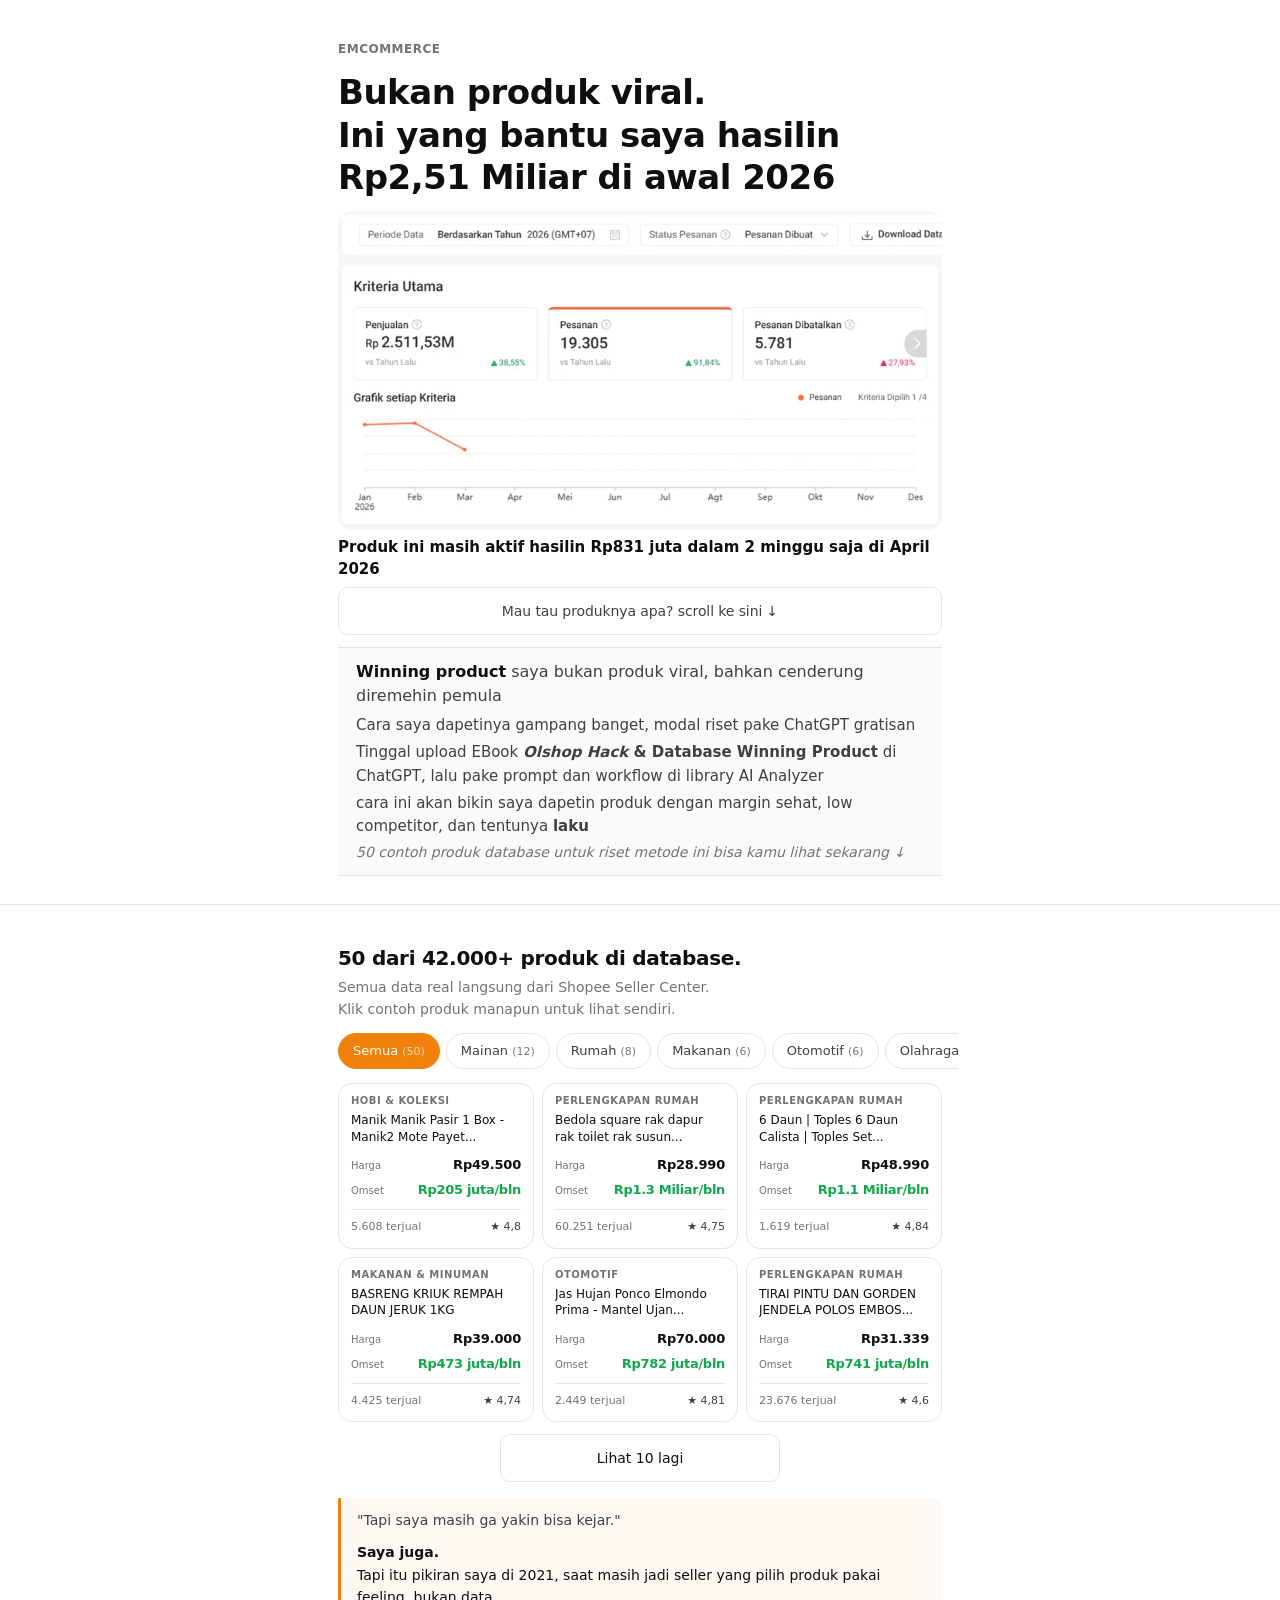
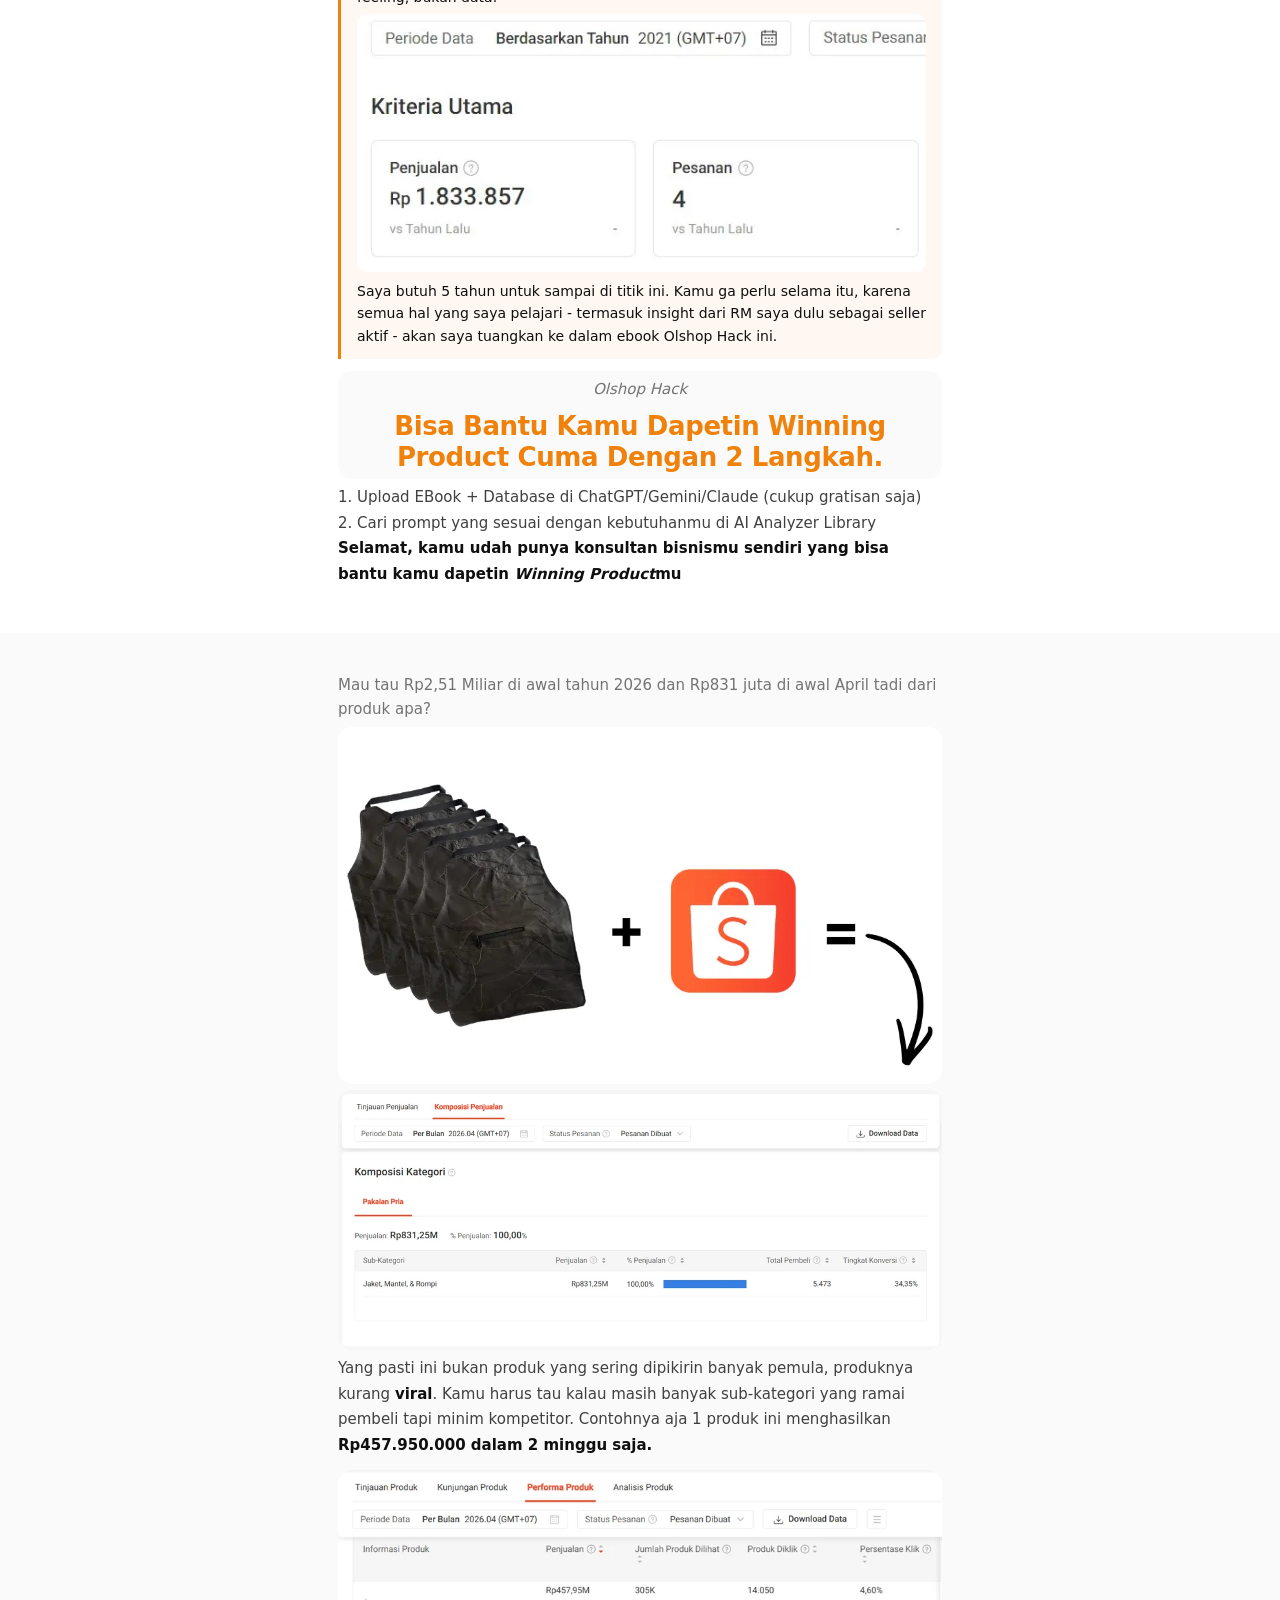
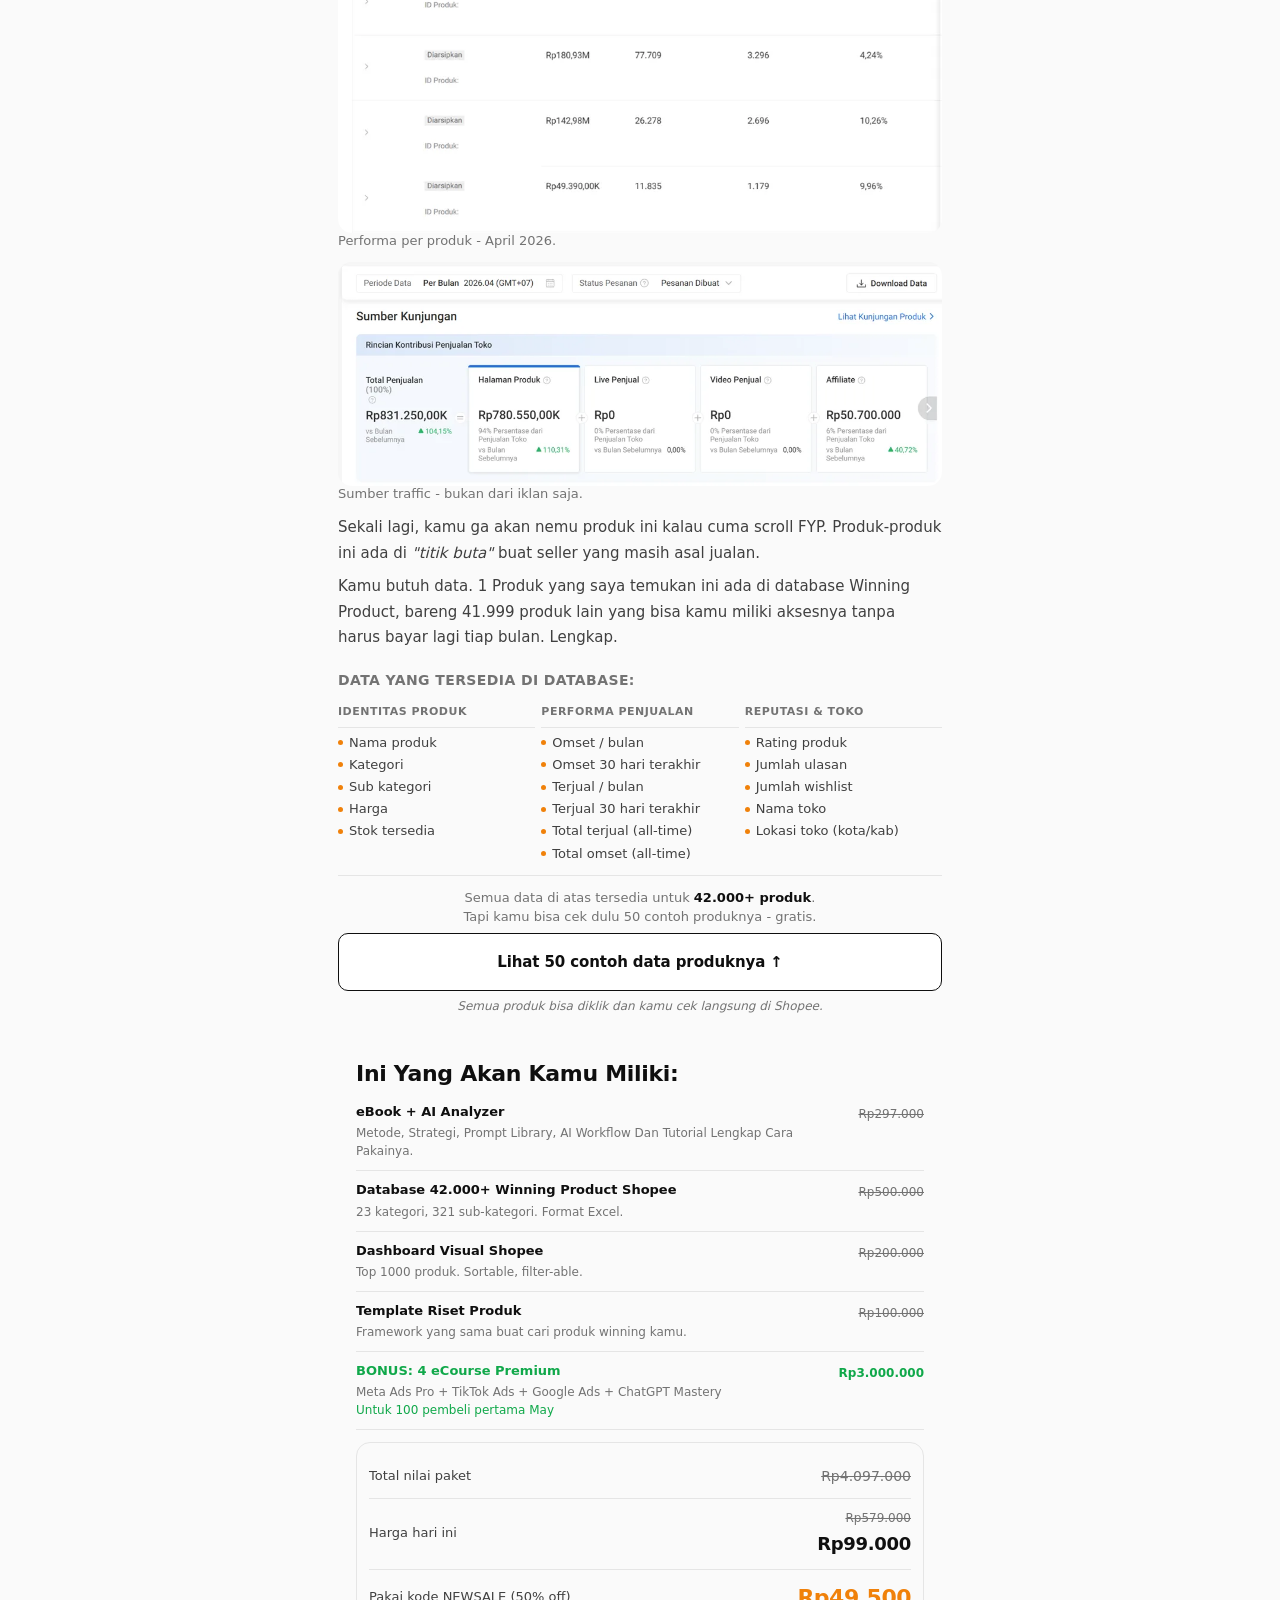
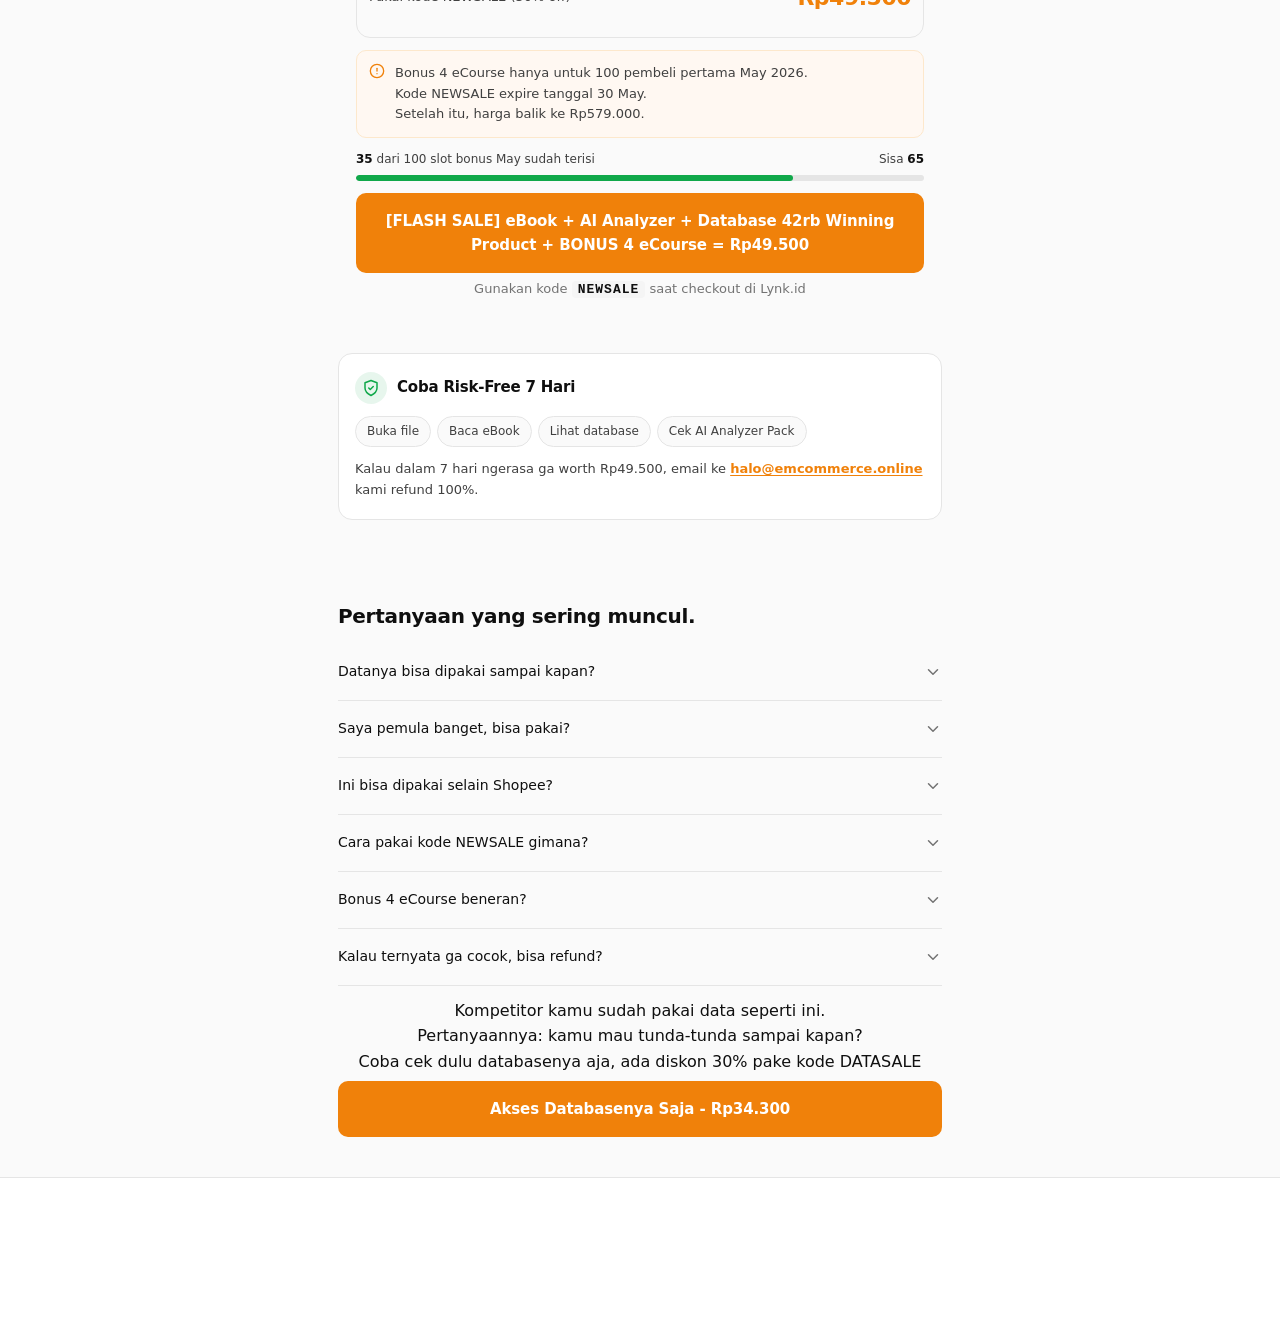
<file: index.html>
<!DOCTYPE html>
<html lang="id">
<head>
  <meta charset="UTF-8">
  <meta name="viewport" content="width=device-width, initial-scale=1.0">
  <title>Olshop Hack 2026 - Data 42.000 Winning Product Shopee</title>
  <meta name="description" content="Dalam 2 minggu pertama April 2026, 1 sub-kategori hasilin Rp831 juta. Lihat 50 produk nyata dari database 42.000 Winning Product Shopee. Rp49.500 pakai kode NEWSALE.">

  <!-- Preload product data JSON -->
  <link rel="preload" href="/assets/products_data.json" as="fetch" crossorigin="anonymous">

  <!-- Critical inline CSS - hero renders instantly -->
  <style>
    :root{
      --color-neutral-900:#0f0f0f;
      --color-neutral-700:#404040;
      --color-neutral-500:#737373;
      --color-neutral-200:#e5e5e5;
      --color-neutral-100:#f5f5f5;
      --color-neutral-50:#fafafa;
      --color-white:#ffffff;
      --color-accent:#f0810a;
      --color-accent-dark:#c76908;
      --color-success:#10a84a;
      --space-xs:3px;
      --space-sm:6px;
      --space-md:12px;
      --space-lg:18px;
      --space-xl:22px;
      --space-2xl:32px;
      --font:system-ui,-apple-system,BlinkMacSystemFont,'Segoe UI',sans-serif;
      --radius-sm:6px;
      --radius-md:10px;
      --radius-lg:14px;
    }
    *,*::before,*::after{box-sizing:border-box;margin:0;padding:0}
    html{-webkit-text-size-adjust:100%;scroll-behavior:smooth}
    body{font-family:var(--font);font-size:16px;line-height:1.6;color:var(--color-neutral-700);background:var(--color-white);-webkit-font-smoothing:antialiased;overflow-x:hidden}
    a{color:inherit;text-decoration:none}
    button{font-family:var(--font);cursor:pointer;border:none;background:none}
    img{max-width:100%;height:auto;display:block}

    /* Container */
    .container{max-width:480px;margin:0 auto;padding:0 var(--space-md)}
    @media(min-width:769px){.container{max-width:640px;padding:0 var(--space-lg)}}

    /* Sticky nav */
    #stickyNav{position:fixed;top:0;left:0;right:0;z-index:100;background:rgba(255,255,255,0.96);backdrop-filter:blur(8px);-webkit-backdrop-filter:blur(8px);border-bottom:1px solid var(--color-neutral-200);padding:10px var(--space-md);display:flex;align-items:center;justify-content:space-between;transform:translateY(-100%);transition:transform 0.2s ease}
    #stickyNav.visible{transform:translateY(0)}
    .nav-logo{font-size:13px;font-weight:700;letter-spacing:-0.2px;color:var(--color-neutral-900)}
    #navCta{background:var(--color-accent);color:var(--color-white);font-size:12px;font-weight:600;padding:8px 14px;border-radius:var(--radius-sm);letter-spacing:-0.1px}
    #navCta:focus-visible{outline:2px solid var(--color-accent);outline-offset:2px}

    /* Hero */
    .hero{padding:20px 0 16px;border-bottom:1px solid var(--color-neutral-200)}
    .hero__logo{font-size:12px;font-weight:700;letter-spacing:0.5px;text-transform:uppercase;color:var(--color-neutral-500);margin-bottom:var(--space-md);display:block}
    .hero__headline{font-size:26px;font-weight:700;line-height:1.25;letter-spacing:-0.5px;color:var(--color-neutral-900);margin-bottom:var(--space-md)}
    @media(min-width:769px){.hero__headline{font-size:34px}}

    /* Proof callout box */
    .hero__proof{border:1px solid var(--color-neutral-200);border-left:4px solid var(--color-accent);border-radius:var(--radius-md);padding:var(--space-xs) var(--space-md);margin-bottom:var(--space-sm);background:var(--color-neutral-50)}
    .hero__proof-number{font-size:36px;font-weight:700;letter-spacing:-1px;color:var(--color-accent);line-height:1;display:block;margin-bottom:4px}
    @media(min-width:769px){.hero__proof-number{font-size:44px}}
    .hero__proof-sub{font-size:14px;color:var(--color-neutral-700);font-weight:500;margin-bottom:4px}
    .hero__proof-tag{font-size:12px;color:var(--color-neutral-500)}

    /* Sub-copy */
    .hero__subcopy{font-size:15px;line-height:1.65;color:var(--color-neutral-700);margin-bottom:var(--space-md)}

    /* Buttons */
    .btn{display:block;width:100%;padding:16px 20px;border-radius:var(--radius-md);font-size:15px;font-weight:600;text-align:center;transition:opacity 0.15s ease,transform 0.1s ease;letter-spacing:-0.1px;cursor:pointer}
    .btn:active{transform:scale(0.98);opacity:0.9}
    .btn:focus-visible{outline:2px solid var(--color-accent);outline-offset:2px}
    .btn--primary{background:var(--color-accent);color:var(--color-white);border:none}
    .btn--primary:hover{background:var(--color-accent-dark)}

    /* Micro nudge */
    .hero__nudge{font-size:12px;color:var(--color-neutral-500);text-align:center;display:block;margin-top:var(--space-sm);font-style:italic}

    /* Screenshots */
    .hero__screenshot{width:100%;border-radius:var(--radius-lg);margin-bottom:var(--space-sm)}
    .hero__screenshot-caption{font-size:15px;font-weight:600;color:var(--color-neutral-900);line-height:1.5;margin-bottom:var(--space-sm);display:block}
    .objection-card__screenshot{width:100%;border-radius:var(--radius-md);margin:var(--space-sm) 0}

    /* Section base */
    .section{padding:var(--space-lg) 0}
    .section--alt{background:var(--color-neutral-50)}

    /* content-visibility for below-fold sections */
    .footer{content-visibility:auto;contain-intrinsic-size:auto 180px}

    /* card-hidden used by JS */
    .card-hidden{display:none!important}
    /* Contrast statement block */
    .contrast-statement{margin:var(--space-sm) 0;padding:var(--space-sm) var(--space-md);background:var(--color-neutral-50);border-radius:var(--radius-lg);text-align:center}
    .contrast-statement__problem{font-size:15px;color:var(--color-neutral-500);margin-bottom:10px;font-style:italic}
    .contrast-statement__problem em{font-style:normal}
    .contrast-statement__solution{font-size:22px;font-weight:700;color:var(--color-accent);letter-spacing:-0.4px;line-height:1.2}
    @media(min-width:769px){.contrast-statement__solution{font-size:26px}}

    /* ===== DATABASE LIST (new) ===== */
    .db-list-section{margin:var(--space-md) 0}
    .db-list-section__title{font-size:14px;font-weight:600;color:var(--color-neutral-500);letter-spacing:.4px;text-transform:uppercase;margin-bottom:var(--space-md)}
    .db-columns{display:grid;grid-template-columns:1fr 1fr;gap:var(--space-sm)}
    @media(min-width:769px){.db-columns{grid-template-columns:repeat(3,1fr)}}
    .db-col__label{font-size:11px;font-weight:700;letter-spacing:.5px;text-transform:uppercase;color:var(--color-neutral-500);margin-bottom:6px;padding-bottom:6px;border-bottom:1px solid var(--color-neutral-200)}
    .db-col__items{display:flex;flex-direction:column;gap:4px}
    .db-col__item{font-size:13px;color:var(--color-neutral-700);display:flex;align-items:center;gap:6px;line-height:1.4}
    .db-col__item::before{content:'';display:inline-block;width:5px;height:5px;border-radius:50%;background:var(--color-accent);flex-shrink:0}
    .db-col__item.db-col__item--muted{color:var(--color-neutral-500);font-style:italic}
    .db-col__item.db-col__item--muted::before{background:var(--color-neutral-300)}


    /* ===== risk free ===== */
    .risk-free{margin-top:var(--space-md);background:var(--color-white);border:1px solid var(--color-neutral-200);border-radius:var(--radius-lg);padding:18px 16px}.risk-free__head{display:flex;align-items:center;gap:10px;margin-bottom:12px}.risk-free__shield{display:flex;align-items:center;justify-content:center;width:32px;height:32px;border-radius:99px;background:rgba(16,168,74,.1);color:var(--color-success);flex-shrink:0}.risk-free__title{font-size:15px;font-weight:700;color:var(--color-neutral-900);letter-spacing:-.2px;line-height:1.3;margin:0}.risk-free__steps{list-style:none;padding:0;margin:0 0 12px;display:flex;flex-wrap:wrap;gap:6px}.risk-free__steps li{font-size:12px;font-weight:500;color:var(--color-neutral-700);background:var(--color-neutral-50);border:1px solid var(--color-neutral-200);border-radius:99px;padding:5px 11px;white-space:nowrap}.risk-free__body{font-size:13px;line-height:1.6;color:var(--color-neutral-700);margin:0}.risk-free__body a{color:var(--color-accent);font-weight:600;text-decoration:underline;text-underline-offset:2px}.risk-free__body a:focus-visible{outline:2px solid var(--color-accent);outline-offset:2px;border-radius:2px}
    
    /* ===== CTA to demo (new) ===== */
    .reveal-demo-cta{margin-top:var(--space-md);padding-top:var(--space-md);border-top:1px solid var(--color-neutral-200)}
    .reveal-demo-cta__eyebrow{font-size:13px;color:var(--color-neutral-500);text-align:center;margin-bottom:var(--space-sm);line-height:1.5}
    .reveal-demo-cta__eyebrow strong{color:var(--color-neutral-900)}
    .btn--ghost-dark{display:block;width:100%;padding:16px 20px;border-radius:var(--radius-md);font-size:15px;font-weight:600;text-align:center;transition:border-color .15s,background .15s,transform .1s;letter-spacing:-0.1px;cursor:pointer;color:var(--color-neutral-900);border:1.5px solid var(--color-neutral-900);background:var(--color-white)}
    .btn--ghost-dark:hover{background:var(--color-neutral-50)}
    .btn--ghost-dark:active{transform:scale(.98)}
    .reveal-demo-cta__nudge{font-size:12px;color:var(--color-neutral-500);text-align:center;display:block;margin-top:var(--space-sm);font-style:italic}
  </style>

  <!-- Meta Pixel - fires after window.load so it does not block LCP -->
  <script>
    window.addEventListener('load', function() {
      !function(f,b,e,v,n,t,s){if(f.fbq)return;n=f.fbq=function(){n.callMethod?n.callMethod.apply(n,arguments):n.queue.push(arguments)};if(!f._fbq)f._fbq=n;n.push=n;n.loaded=!0;n.version='2.0';n.queue=[];t=b.createElement(e);t.async=!0;t.src=v;s=b.getElementsByTagName(e)[0];s.parentNode.insertBefore(t,s)}(window,document,'script','https://connect.facebook.net/en_US/fbevents.js');
      fbq('init','2177371456363308');
      fbq('track','PageView');
    });
  </script>
  <noscript><img height="1" width="1" style="display:none" src="https://www.facebook.com/tr?id=2177371456363308&ev=PageView&noscript=1" alt=""></noscript>
</head>
<body>

<!-- ===== STICKY NAV ===== -->
<nav id="stickyNav" aria-label="Navigasi utama">
  <span class="nav-logo">emCommerce</span>
  <a href="https://lynk.id/emcommerce/0z9gekkdoggl" id="navCta" role="button">Ambil - Rp49.500</a>
</nav>

<!-- ===== SECTION 1: HERO (button "50 contoh produk" DIHAPUS dari sini) ===== -->
<section class="hero" aria-label="Hero">
  <div class="container">
    <span class="hero__logo">emCommerce</span>

    <h1 class="hero__headline">
      Bukan produk viral.<br>Ini yang bantu saya hasilin<br> Rp2,51 Miliar di awal 2026
    </h1>

    <img src="/assets/img/MTD_21_Apr.webp" alt="Dashboard Shopee YTD 2026 Rp2.51 Miliar" class="hero__screenshot" loading="eager" fetchpriority="high" width="780" height="412">

    <p class="hero__screenshot-caption">Produk ini masih aktif hasilin Rp831 juta dalam 2 minggu saja di April 2026</p>
    <a href="#revealSection" class="btn btn--ghost" style="display:block;width:100%;padding:12px 20px;border-radius:var(--radius-md);font-size:14px;font-weight:500;text-align:center;color:var(--color-neutral-700);border:1px solid var(--color-neutral-200);background:var(--color-white);margin-bottom:var(--space-md);letter-spacing:-0.1px;transition:border-color .15s,background .15s;" onmouseover="this.style.borderColor='var(--color-neutral-900)';this.style.background='var(--color-neutral-50)'" onmouseout="this.style.borderColor='var(--color-neutral-200)';this.style.background='var(--color-white)'">Mau tau produknya apa? scroll ke sini ↓</a>

<!-- ===== BRIDGING STRIP: Hero → Demo (explain mekanisme) ===== -->
<section class="bridge-strip" aria-label="Penjelasan metode">
  <div class="container">
    <p class="bridge-strip__claim"><strong>Winning product</strong> saya bukan produk viral, bahkan cenderung diremehin pemula</p>
    <p class="bridge-strip__body">Cara saya dapetinya gampang banget, modal riset pake ChatGPT gratisan</p>
    <p class="bridge-strip__body">Tinggal upload EBook <strong><i>Olshop Hack</i> & Database Winning Product</strong> di ChatGPT, lalu pake prompt dan workflow di library AI Analyzer</p>
    <p class="bridge-strip__body">cara ini akan bikin saya dapetin produk dengan margin sehat, low competitor, dan tentunya <strong>laku</strong></p>
    <p class="bridge-strip__cta-text">50 contoh produk database untuk riset metode ini bisa kamu lihat sekarang ↓</p>
  </div>
</section>

  </div>
</section>
  
<!-- ===== SECTION 2: DEMO + OBJECTION WOVEN ===== -->
<section class="section" id="gridSection" aria-label="50 Hidden Gems">
  <div class="container">

    <!-- Intro copy -->
    <div class="demo-intro">
      <h2 class="demo-intro__title">50 dari 42.000+ produk di database.</h2>
      <p class="demo-intro__sub">Semua data real langsung dari Shopee Seller Center.<br>Klik contoh produk manapun untuk lihat sendiri.</p>
    </div>

    <!-- Category filter chips -->
    <div class="chips-scroll" role="navigation" aria-label="Filter kategori">
      <div class="chips-row">
        <button class="chip active" data-cat="semua" aria-pressed="true">Semua <span class="chip__count">(50)</span></button>
        <button class="chip" data-cat="mainan" aria-pressed="false">Mainan <span class="chip__count">(12)</span></button>
        <button class="chip" data-cat="rumah" aria-pressed="false">Rumah <span class="chip__count">(8)</span></button>
        <button class="chip" data-cat="makanan" aria-pressed="false">Makanan <span class="chip__count">(6)</span></button>
        <button class="chip" data-cat="otomotif" aria-pressed="false">Otomotif <span class="chip__count">(6)</span></button>
        <button class="chip" data-cat="olahraga" aria-pressed="false">Olahraga <span class="chip__count">(4)</span></button>
        <button class="chip" data-cat="muslim" aria-pressed="false">Muslim <span class="chip__count">(4)</span></button>
        <button class="chip" data-cat="fashion" aria-pressed="false">Fashion <span class="chip__count">(4)</span></button>
        <button class="chip" data-cat="alat-tulis" aria-pressed="false">Alat Tulis <span class="chip__count">(3)</span></button>
        <button class="chip" data-cat="kesehatan" aria-pressed="false">Kesehatan <span class="chip__count">(3)</span></button>
      </div>
    </div>

    <!-- Product grid -->
    <div class="product-grid" id="productGrid" aria-label="Daftar produk"></div>

    <!-- Load more button (tier 1 -> 16) -->
    <button type="button" class="btn-load-more" id="loadMoreBtn" aria-label="Lihat lebih banyak produk">Lihat 10 lagi</button>

    <!-- Paywall teaser - appears after all 50 shown -->
    <div class="paywall" id="paywallBlock" aria-label="Akses penuh database">
      <div class="paywall__inner">
        <div class="paywall__lock" aria-hidden="true">
          <svg width="28" height="28" viewBox="0 0 24 24" fill="none" stroke="currentColor" stroke-width="2" stroke-linecap="round" stroke-linejoin="round"><rect x="3" y="11" width="18" height="11" rx="2"/><path d="M7 11V7a5 5 0 0 1 10 0v4"/></svg>
        </div>
        <p class="paywall__count">41.950 produk lagi terkunci</p>
        <p class="paywall__sub">Semua kategori. Semua sub-kategori.<br>Semua data omzet, toko, lokasi.</p>
        <a href="https://lynk.id/emcommerce/0z9gekkdoggl" class="btn btn--primary" id="paywallCta" role="button">Unlock Semua - Rp49.500</a>
        <p class="paywall__code">Pakai kode <strong>NEWSALE</strong></p>
      </div>
    </div>

    <!-- Objection card #1 - appears after tier 1 (6 cards) -->
    <div class="objection-card" id="objection1" aria-label="Bantahan keberatan 1">
      <p class="objection-card__thought">"Tapi saya masih ga yakin bisa kejar."</p>
      <p class="objection-card__rebuttal"><strong>Saya juga.</strong><br>
      Tapi itu pikiran saya di 2021, saat masih jadi seller yang pilih produk pakai feeling, bukan data.</p>
      <img src="/assets/img/2021.webp" alt="Dashboard Shopee 2021" class="objection-card__screenshot" loading="lazy" width="800" height="450">
      <p class="objection-card__rebuttal" style="margin-top:8px">Saya butuh 5 tahun untuk sampai di titik ini. Kamu ga perlu selama itu, karena semua hal yang saya pelajari - termasuk insight dari RM saya dulu sebagai seller aktif - akan saya tuangkan ke dalam ebook Olshop Hack ini.</p>
    </div>
    
    <!-- ===== BRIDGE: Winning Product + Contrast (relocated from hero) ===== -->
      <div class="contrast-statement">
        <p class="contrast-statement__problem">Olshop Hack</p>
        <p class="contrast-statement__solution">Bisa Bantu Kamu Dapetin Winning Product Cuma Dengan 2 Langkah.</p>
      </div>
      <p class="bridge-block__copy">
        1. Upload EBook + Database di ChatGPT/Gemini/Claude (cukup gratisan saja)<br>
        2. Cari prompt yang sesuai dengan kebutuhanmu di AI Analyzer Library<br>
        <strong>Selamat, kamu udah punya konsultan bisnismu sendiri yang bisa bantu kamu dapetin <i>Winning Product</i>mu</strong>
      </p>
    </div>

  </div>
</section>

<!-- ===== SECTION 3: REVEAL (expanded) ===== -->
<section class="section section--alt" id="revealSection" aria-label="Reveal kategori">
  <div class="container">

    <p class="reveal__callback">Mau tau Rp2,51 Miliar di awal tahun 2026 dan Rp831 juta di awal April tadi dari produk apa?</p>

    <img src="/assets/img/rompi.webp" alt="Produk rompi terlaris Shopee 2026" class="hero__screenshot" loading="lazy" width="880" height="520">

    <img src="/assets/img/Produk_April.webp" alt="Komposisi penjualan produk April 2026" class="hero__screenshot" loading="lazy" width="879" height="528">

    <!-- Relocated subcopy: anti-FYP positioning -->
    <p class="reveal__subcopy">
      Yang pasti ini bukan produk yang sering dipikirin banyak pemula, produknya kurang <strong>viral</strong>.
      Kamu harus tau kalau masih banyak sub-kategori yang ramai pembeli tapi minim kompetitor.
      Contohnya aja 1 produk ini menghasilkan <strong>Rp457.950.000 dalam 2 minggu saja.</strong>
    </p>

    <!-- Relocated screenshot: per-product performance -->
    <img src="/assets/img/Produk_list_April.webp" alt="Performa per produk April 2026" class="hero__screenshot" loading="lazy" width="879" height="528">
    <p class="reveal__caption">Performa per produk - April 2026.</p>

    <!-- Relocated screenshot: traffic source -->
    <img src="/assets/img/Sumber_kunjungan_April.webp" alt="Sumber kunjungan penjualan April 2026" class="hero__screenshot" loading="lazy" width="1017" height="376">
    <p class="reveal__caption">Sumber traffic - bukan dari iklan saja.</p>

    <!-- Insight pivot -->
    <div class="reveal__insight">
      <p>Sekali lagi, kamu ga akan nemu produk ini kalau cuma scroll FYP. Produk-produk ini ada di <i>"titik buta"</i> buat seller yang masih asal jualan.</p>
      <p>Kamu butuh data. 1 Produk yang saya temukan ini ada di database Winning Product, bareng 41.999 produk lain yang bisa kamu miliki aksesnya tanpa harus bayar lagi tiap bulan. Lengkap.</p>
    </div>

    <!-- ===== DATABASE LIST (dari kolom aktual Database_Shopee.xlsx) ===== -->
    <div class="db-list-section" aria-label="Data yang tersedia di database">
      <p class="db-list-section__title">Data yang tersedia di database:</p>
      <div class="db-columns">

        <div>
          <p class="db-col__label">Identitas Produk</p>
          <div class="db-col__items">
            <span class="db-col__item">Nama produk</span>
            <span class="db-col__item">Kategori</span>
            <span class="db-col__item">Sub kategori</span>
            <span class="db-col__item">Harga</span>
            <span class="db-col__item">Stok tersedia</span>
          </div>
        </div>

        <div>
          <p class="db-col__label">Performa Penjualan</p>
          <div class="db-col__items">
            <span class="db-col__item">Omset / bulan</span>
            <span class="db-col__item">Omset 30 hari terakhir</span>
            <span class="db-col__item">Terjual / bulan</span>
            <span class="db-col__item">Terjual 30 hari terakhir</span>
            <span class="db-col__item">Total terjual (all-time)</span>
            <span class="db-col__item">Total omset (all-time)</span>
          </div>
        </div>

        <div>
          <p class="db-col__label">Reputasi & Toko</p>
          <div class="db-col__items">
            <span class="db-col__item">Rating produk</span>
            <span class="db-col__item">Jumlah ulasan</span>
            <span class="db-col__item">Jumlah wishlist</span>
            <span class="db-col__item">Nama toko</span>
            <span class="db-col__item">Lokasi toko (kota/kab)</span>
          </div>
        </div>

      </div>
    </div>
    <!-- ===== END DATABASE LIST ===== -->

    <!-- ===== CTA TO DEMO (NEW - moved from hero) ===== -->
    <div class="reveal-demo-cta">
      <p class="reveal-demo-cta__eyebrow">Semua data di atas tersedia untuk <strong>42.000+ produk</strong>.<br>Tapi kamu bisa cek dulu 50 contoh produknya - gratis.</p>
      <a href="#gridSection" class="btn--ghost-dark" role="button">Lihat 50 contoh data produknya ↑</a>
      <span class="reveal-demo-cta__nudge">Semua produk bisa diklik dan kamu cek langsung di Shopee.</span>
    </div>
   
<!-- ===== SECTION 4: VALUE STACK + PRICE ===== -->
<section class="section" aria-label="Nilai dan harga">
  <div class="container">

    <h2 class="value__title">Ini Yang Akan Kamu Miliki:</h2>

    <ul class="value-list" aria-label="Daftar isi paket">
      <li class="value-item">
        <div class="value-item__info">
          <p class="value-item__name">eBook + AI Analyzer</p>
          <p class="value-item__desc">Metode, Strategi, Prompt Library, AI Workflow Dan Tutorial Lengkap Cara Pakainya.</p>
        </div>
        <span class="value-item__price">Rp297.000</span>
      </li>
      <li class="value-item">
        <div class="value-item__info">
          <p class="value-item__name">Database 42.000+ Winning Product Shopee</p>
          <p class="value-item__desc">23 kategori, 321 sub-kategori. Format Excel.</p>
        </div>
        <span class="value-item__price">Rp500.000</span>
      </li>
      <li class="value-item">
        <div class="value-item__info">
          <p class="value-item__name">Dashboard Visual Shopee</p>
          <p class="value-item__desc">Top 1000 produk. Sortable, filter-able.</p>
        </div>
        <span class="value-item__price">Rp200.000</span>
      </li>
      <li class="value-item">
        <div class="value-item__info">
          <p class="value-item__name">Template Riset Produk</p>
          <p class="value-item__desc">Framework yang sama buat cari produk winning kamu.</p>
        </div>
        <span class="value-item__price">Rp100.000</span>
      </li>
      <li class="value-item value-item--bonus">
        <div class="value-item__info">
          <p class="value-item__name">BONUS: 4 eCourse Premium</p>
          <p class="value-item__desc">Meta Ads Pro + TikTok Ads + Google Ads + ChatGPT Mastery<br><em>Untuk 100 pembeli pertama May</em></p>
        </div>
        <span class="value-item__price value-item__price--bonus">Rp3.000.000</span>
      </li>
    </ul>

    <!-- Price block -->
    <div class="price-block" aria-label="Harga paket">
      <div class="price-block__row">
        <span class="price-block__label">Total nilai paket</span>
        <span class="price-block__total">Rp4.097.000</span>
      </div>
      <div class="price-block__divider"></div>
      <div class="price-block__row">
        <span class="price-block__label">Harga hari ini</span>
        <div class="price-block__prices">
          <span class="price-block__strike">Rp579.000</span>
          <span class="price-block__current">Rp99.000</span>
        </div>
      </div>
      <div class="price-block__divider"></div>
      <div class="price-block__row price-block__row--highlight">
        <span class="price-block__label">Pakai kode NEWSALE (50% off)</span>
        <span class="price-block__final">Rp49.500</span>
      </div>
    </div>

    <!-- Urgency -->
    <div class="urgency-box" aria-live="polite">
      <svg width="16" height="16" viewBox="0 0 24 24" fill="none" stroke="currentColor" stroke-width="2" stroke-linecap="round" stroke-linejoin="round" aria-hidden="true"><circle cx="12" cy="12" r="10"/><line x1="12" y1="8" x2="12" y2="12"/><line x1="12" y1="16" x2="12.01" y2="16"/></svg>
      <p>Bonus 4 eCourse hanya untuk 100 pembeli pertama May 2026.<br>
      Kode NEWSALE expire tanggal 30 May.<br>
      Setelah itu, harga balik ke Rp579.000.</p>
    </div>

    <!-- Progress bar -->
    <div class="progress-wrap" aria-label="Sisa slot bonus">
      <div class="progress-label">
        <span><strong>35</strong> dari 100 slot bonus May sudah terisi</span>
        <span>Sisa <strong>65</strong></span>
      </div>
      <div class="progress-bar" role="progressbar" aria-valuenow="35" aria-valuemin="0" aria-valuemax="100">
        <div class="progress-fill"></div>
      </div>
    </div>

    <a href="https://lynk.id/emcommerce/0z9gekkdoggl" class="btn btn--primary" id="valueCta" role="button">
      [FLASH SALE] eBook + AI Analyzer + Database 42rb Winning Product + BONUS 4 eCourse = Rp49.500
    </a>
    <p class="promo-hint">Gunakan kode <strong>NEWSALE</strong> saat checkout di Lynk.id</p>
  </div>
</section>

  <!-- Risk-Free Card -->
    <div class="risk-free" aria-label="Garansi 7 hari uang kembali">
      <div class="risk-free__head">
        <span class="risk-free__shield" aria-hidden="true">
          <svg width="18" height="18" viewBox="0 0 24 24" fill="none" stroke="currentColor" stroke-width="2" stroke-linecap="round" stroke-linejoin="round"><path d="M12 22s8-4 8-10V5l-8-3-8 3v7c0 6 8 10 8 10z"/><polyline points="9 12 11 14 15 10"/></svg>
        </span>
        <h3 class="risk-free__title">Coba Risk-Free 7 Hari</h3>
      </div>
      <ul class="risk-free__steps" aria-label="Yang bisa kamu cek selama 7 hari">
        <li>Buka file</li>
        <li>Baca eBook</li>
        <li>Lihat database</li>
        <li>Cek AI Analyzer Pack</li>
      </ul>
      <p class="risk-free__body">
        Kalau dalam 7 hari ngerasa ga worth Rp49.500, email ke
        <a href="mailto:halo@emcommerce.online?subject=Refund">halo@emcommerce.online</a><br>
        kami refund 100%.
      </p>
    </div>
  </div>
</section>
    
<!-- ===== SECTION 5: FAQ + FINAL CTA ===== -->
<section class="section section--alt" aria-label="FAQ">
  <div class="container">

    <h2 class="faq__title">Pertanyaan yang sering muncul.</h2>

    <div class="faq-item">
      <button class="faq-q" aria-expanded="false">
        Datanya bisa dipakai sampai kapan?
        <svg class="faq-chevron" viewBox="0 0 24 24" fill="none" stroke="currentColor" stroke-width="2" stroke-linecap="round" stroke-linejoin="round" aria-hidden="true"><polyline points="6 9 12 15 18 9"/></svg>
      </button>
      <div class="faq-a">Akses selamanya. Sekali beli, file-nya jadi milik kamu. Update database akan dikirim berkala (gratis untuk buyer).</div>
    </div>

    <div class="faq-item">
      <button class="faq-q" aria-expanded="false">
        Saya pemula banget, bisa pakai?
        <svg class="faq-chevron" viewBox="0 0 24 24" fill="none" stroke="currentColor" stroke-width="2" stroke-linecap="round" stroke-linejoin="round" aria-hidden="true"><polyline points="6 9 12 15 18 9"/></svg>
      </button>
      <div class="faq-a">Bisa. eBook jelasin step-by-step dari nol. Kalau kamu bisa buka Excel, kamu bisa pakai database-nya.</div>
    </div>

    <div class="faq-item">
      <button class="faq-q" aria-expanded="false">
        Ini bisa dipakai selain Shopee?
        <svg class="faq-chevron" viewBox="0 0 24 24" fill="none" stroke="currentColor" stroke-width="2" stroke-linecap="round" stroke-linejoin="round" aria-hidden="true"><polyline points="6 9 12 15 18 9"/></svg>
      </button>
      <div class="faq-a">Frameworknya universal. Data spesifik Shopee, tapi cara analisa-nya bisa dipakai untuk Tokopedia, Lazada, TikTok Shop.</div>
    </div>

    <div class="faq-item">
      <button class="faq-q" aria-expanded="false">
        Cara pakai kode NEWSALE gimana?
        <svg class="faq-chevron" viewBox="0 0 24 24" fill="none" stroke="currentColor" stroke-width="2" stroke-linecap="round" stroke-linejoin="round" aria-hidden="true"><polyline points="6 9 12 15 18 9"/></svg>
      </button>
      <div class="faq-a">Klik tombol Ambil Sekarang di atas. Di halaman Lynk.id, masukkan kode NEWSALE di field voucher. Harga langsung turun 50% jadi Rp49.500.</div>
    </div>

    <div class="faq-item">
      <button class="faq-q" aria-expanded="false">
        Bonus 4 eCourse beneran?
        <svg class="faq-chevron" viewBox="0 0 24 24" fill="none" stroke="currentColor" stroke-width="2" stroke-linecap="round" stroke-linejoin="round" aria-hidden="true"><polyline points="6 9 12 15 18 9"/></svg>
      </button>
      <div class="faq-a">Beneran. Dikirim otomatis ke email bareng file utama. Gratis untuk 100 pembeli pertama di May 2026. Setelah itu bonus dihilangkan.</div>
    </div>
    <div class="faq-item">
      <button class="faq-q" aria-expanded="false">
        Kalau ternyata ga cocok, bisa refund?
        <svg class="faq-chevron" viewBox="0 0 24 24" fill="none" stroke="currentColor" stroke-width="2" stroke-linecap="round" stroke-linejoin="round" aria-hidden="true"><polyline points="6 9 12 15 18 9"/></svg>
      </button>
      <div class="faq-a">Bisa. Kamu punya waktu 7 hari setelah pembelian untuk request refund. Email ke halo@emcommerce.online dengan subject "Refund [emailmu di Lynk.id]". Refund 100% (Rp49.500), diproses max 3 hari kerja.</div>
    </div>

    <!-- Final push -->
    <div class="final-push">
      <p>Kompetitor kamu sudah pakai data seperti ini.<br>
      Pertanyaannya: kamu mau tunda-tunda sampai kapan?<br>
      Coba cek dulu databasenya aja, ada diskon 30% pake kode DATASALE<br>
      </p>
    </div>

    <a href="https://lynk.id/emcommerce/0z9gekkdoggl" class="btn btn--primary" id="finalCta" role="button">
      Akses Databasenya Saja - Rp34.300
    </a>

  </div>
</section>

<!-- ===== FOOTER ===== -->
<footer class="footer" aria-label="Footer">
  <div class="container">
    <p class="footer__logo">emCommerce</p>
    <p class="footer__copy">emCommerce &copy; 2026</p>
    <p class="footer__email"><a href="mailto:halo@emcommerce.online">halo@emcommerce.online</a></p>
    <p class="footer__links">
      <a href="#">Kebijakan Privasi</a>
      <span aria-hidden="true"> | </span>
      <a href="#">Syarat &amp; Ketentuan</a>
    </p>
  </div>
</footer>

<!-- ===== EXIT-INTENT POPUP ===== -->
<div id="promoOverlay" class="promo-overlay" aria-hidden="true" role="dialog" aria-modal="true" aria-label="Penawaran diskon">
  <div class="promo-sheet">
    <button id="promoClose" class="promo-close-btn" aria-label="Tutup popup">
      <svg width="14" height="14" viewBox="0 0 14 14" fill="none" stroke="currentColor" stroke-width="2" stroke-linecap="round" aria-hidden="true"><line x1="1" y1="1" x2="13" y2="13"/><line x1="13" y1="1" x2="1" y2="13"/></svg>
    </button>
    <span class="promo-badge">SPECIAL OFFER</span>
    <p class="promo-title">Diskon 50%</p>
    <p class="promo-body">Pakai kode promo ini saat checkout:</p>
    <div class="promo-code-box" id="promoCodeBox">
      <span class="promo-code-text">NEWSALE</span>
    </div>
    <button id="promoCopyBtn" class="promo-copy-btn">Salin Kode</button>
    <p class="promo-footnote">Berlaku untuk pembelian bulan May 2026.</p>
  </div>
</div>

<style>.demo-intro{margin-bottom:var(--space-md)}.demo-intro__title{font-size:20px;font-weight:700;color:var(--color-neutral-900);letter-spacing:-.3px;line-height:1.3;margin-bottom:6px}.demo-intro__sub{font-size:14px;color:var(--color-neutral-500);line-height:1.55}.chips-scroll{overflow-x:auto;-webkit-overflow-scrolling:touch;scrollbar-width:none;margin:0 -16px;padding:0 16px;margin-bottom:var(--space-md)}.chips-scroll::-webkit-scrollbar{display:none}.chips-row{display:flex;gap:6px;padding-bottom:2px;width:max-content}.chip{font-size:13px;font-weight:500;padding:7px 14px;border-radius:99px;border:1px solid var(--color-neutral-200);background:var(--color-white);color:var(--color-neutral-700);white-space:nowrap;transition:background .15s,color .15s,border-color .15s;cursor:pointer;min-height:36px}.chip:focus-visible{outline:2px solid var(--color-accent);outline-offset:2px}.chip.active{background:var(--color-accent);color:var(--color-white);border-color:var(--color-accent)}.chip__count{font-size:11px;opacity:.7}.product-grid{display:grid;grid-template-columns:1fr 1fr;gap:8px;margin-bottom:var(--space-md)}@media(min-width:769px){.product-grid{grid-template-columns:repeat(3,1fr)}.product-card.expanded{grid-column:span 3}}.product-card{border:1px solid var(--color-neutral-200);border-radius:var(--radius-lg);padding:12px;background:var(--color-white);cursor:pointer;transition:border-color .15s ease;overflow:hidden}.product-card:active{border-color:rgba(0,0,0,.2)}.product-card.expanded{border-color:var(--color-accent);grid-column:span 2}.card-category{font-size:10px;font-weight:600;letter-spacing:.5px;text-transform:uppercase;color:var(--color-neutral-500);margin-bottom:6px;line-height:1}.card-name{font-size:12px;font-weight:500;line-height:1.4;margin-bottom:10px;color:var(--color-neutral-900);display:-webkit-box;-webkit-line-clamp:2;-webkit-box-orient:vertical;overflow:hidden}.product-card.expanded .card-name{-webkit-line-clamp:unset;overflow:visible}.card-price-row,.card-omset-row{display:flex;justify-content:space-between;align-items:baseline;margin-bottom:4px}.card-price-label,.card-omset-label{font-size:10px;color:var(--color-neutral-500);font-weight:500}.card-price{font-size:13px;font-weight:600;color:var(--color-neutral-900);letter-spacing:-.2px}.card-omset{font-size:13px;font-weight:700;color:var(--color-success);letter-spacing:-.3px}.card-footer{display:flex;justify-content:space-between;font-size:11px;color:var(--color-neutral-500);margin-top:8px;padding-top:8px;border-top:1px solid var(--color-neutral-200)}.card-footer-rating{font-weight:500;color:var(--color-neutral-700)}.card-expanded-content{max-height:0;overflow:hidden;transition:max-height .22s ease-out,opacity .2s ease;opacity:0}.product-card.expanded .card-expanded-content{max-height:400px;opacity:1}.card-detail-row{display:flex;justify-content:space-between;align-items:center;font-size:12px;color:var(--color-neutral-700);padding:10px 0 0;gap:8px}.card-detail-label{color:var(--color-neutral-500);font-size:11px;flex-shrink:0}.card-nudge{font-size:11px;color:var(--color-neutral-500);padding:10px 0 12px;border-bottom:1px solid var(--color-neutral-200)}.card-actions{display:flex;gap:8px;padding-top:12px}.card-btn-shopee{flex:1;padding:10px;background:var(--color-accent);color:var(--color-white);border-radius:var(--radius-sm);font-size:13px;font-weight:600;text-align:center;display:flex;align-items:center;justify-content:center;cursor:pointer;min-height:44px}.card-btn-shopee:focus-visible{outline:2px solid var(--color-accent);outline-offset:2px}.card-btn-close{padding:10px 14px;background:transparent;color:var(--color-neutral-700);border:1px solid var(--color-neutral-200);border-radius:var(--radius-sm);font-size:13px;font-weight:500;cursor:pointer;min-height:44px}.card-btn-close:focus-visible{outline:2px solid var(--color-accent);outline-offset:2px}.objection-card{display:none;background:#fff8f2;border-left:3px solid var(--color-accent);border-radius:0 var(--radius-md) var(--radius-md) 0;padding:12px 16px;margin-bottom:var(--space-md)}.objection-card.visible{display:block}.objection-card__thought{font-size:14px;color:var(--color-neutral-700);margin-bottom:10px;line-height:1.5}.objection-card__rebuttal{font-size:14px;color:var(--color-neutral-900);line-height:1.6}.btn-load-more{display:block;width:100%;max-width:280px;margin:8px auto 16px;padding:14px 20px;background:transparent;color:var(--color-neutral-900);border:1px solid var(--color-neutral-200);border-radius:var(--radius-md);font-size:14px;font-weight:500;cursor:pointer;font-family:var(--font);transition:border-color .15s,background .15s;text-align:center;min-height:48px}.btn-load-more:hover{border-color:var(--color-neutral-900);background:var(--color-neutral-50)}.btn-load-more:focus-visible{outline:2px solid var(--color-accent);outline-offset:2px}.paywall{display:none;margin-top:var(--space-md);border:1px solid var(--color-neutral-200);border-radius:var(--radius-lg);overflow:hidden}.paywall.visible{display:block}.paywall__inner{padding:var(--space-lg) var(--space-md);text-align:center}.paywall__lock{color:var(--color-neutral-500);margin-bottom:var(--space-md);display:flex;justify-content:center}.paywall__count{font-size:20px;font-weight:700;color:var(--color-neutral-900);letter-spacing:-.3px;margin-bottom:8px}.paywall__sub{font-size:14px;color:var(--color-neutral-500);margin-bottom:var(--space-md);line-height:1.55}.paywall__code{font-size:13px;color:var(--color-neutral-500);margin-top:var(--space-sm)}.paywall__code strong{color:var(--color-neutral-900);background:var(--color-neutral-100);padding:2px 6px;border-radius:4px;font-family:monospace;letter-spacing:1px}.reveal__callback{font-size:15px;color:var(--color-neutral-500);margin-bottom:var(--space-sm)}.reveal__answer{margin-bottom:var(--space-lg);text-align:center}.reveal__product{font-size:38px;font-weight:700;letter-spacing:-1px;color:var(--color-accent);line-height:1.1;margin-bottom:4px}.reveal__location{font-size:24px;font-weight:700;color:var(--color-neutral-900);letter-spacing:-.5px}@media(min-width:769px){.reveal__product{font-size:44px}.reveal__location{font-size:28px}}.reveal__data-table{border:1px solid var(--color-neutral-200);border-radius:var(--radius-lg);overflow:hidden;margin-bottom:var(--space-lg);background:var(--color-white)}.data-table__header{display:flex;justify-content:space-between;align-items:center;padding:10px 16px;background:var(--color-neutral-100);border-bottom:1px solid var(--color-neutral-200)}.data-table__label{font-size:11px;font-weight:600;letter-spacing:.5px;text-transform:uppercase;color:var(--color-neutral-500)}.data-table__period{font-size:11px;color:var(--color-neutral-500)}.data-table__row{display:flex;justify-content:space-between;align-items:center;padding:11px 16px;border-bottom:1px solid var(--color-neutral-100);gap:var(--space-md)}.data-table__row:last-child{border-bottom:none}.data-table__key{font-size:12px;color:var(--color-neutral-500);flex-shrink:0}.data-table__val{font-size:13px;font-weight:500;color:var(--color-neutral-900);text-align:right}.data-table__val--accent{color:var(--color-success);font-weight:700;font-size:15px}.reveal__breakdown{background:var(--color-neutral-50);border-radius:var(--radius-lg);padding:var(--space-lg);margin-bottom:var(--space-lg);text-align:center}.reveal__breakdown-intro{font-size:14px;color:var(--color-neutral-700);margin-bottom:var(--space-md);line-height:1.55}.reveal__breakdown-stat{margin-bottom:8px}.reveal__breakdown-number{display:block;font-size:32px;font-weight:700;letter-spacing:-1px;color:var(--color-success);line-height:1;margin-bottom:4px}.reveal__breakdown-period{font-size:13px;color:var(--color-neutral-500)}.reveal__breakdown-meta{font-size:13px;color:var(--color-neutral-700);line-height:1.5}.reveal__insight{font-size:15px;line-height:1.7;color:var(--color-neutral-700);margin-bottom:var(--space-lg)}.reveal__insight p+p{margin-top:8px}.value__title{font-size:22px;font-weight:700;letter-spacing:-.3px;color:var(--color-neutral-900);margin-bottom:var(--space-md)}.value-list{list-style:none;padding:0;margin-bottom:var(--space-md)}.value-item{display:flex;justify-content:space-between;align-items:flex-start;padding:10px 0;border-bottom:1px solid var(--color-neutral-200);gap:var(--space-md)}.value-item:first-child{padding-top:0}.value-item__info{flex:1}.value-item__name{font-size:13px;font-weight:600;color:var(--color-neutral-900);margin-bottom:3px;line-height:1.4}.value-item__desc{font-size:12px;color:var(--color-neutral-500);line-height:1.5}.value-item__price{font-size:12px;color:var(--color-neutral-500);text-decoration:line-through;white-space:nowrap;flex-shrink:0;font-weight:500;padding-top:2px}.value-item--bonus .value-item__name{color:var(--color-success)}.value-item--bonus .value-item__desc em{color:var(--color-success);font-style:normal;font-weight:500}.value-item__price--bonus{text-decoration:none;color:var(--color-success);font-weight:700}.price-block{background:var(--color-neutral-50);border:1px solid var(--color-neutral-200);border-radius:var(--radius-lg);padding:var(--space-md);margin-bottom:var(--space-md)}.price-block__row{display:flex;justify-content:space-between;align-items:center;padding:10px 0;gap:var(--space-md)}.price-block__label{font-size:13px;color:var(--color-neutral-700);flex:1}.price-block__total{font-size:14px;font-weight:500;color:var(--color-neutral-500);text-decoration:line-through}.price-block__prices{display:flex;flex-direction:column;align-items:flex-end;gap:2px}.price-block__strike{font-size:12px;text-decoration:line-through;color:var(--color-neutral-500)}.price-block__current{font-size:18px;font-weight:700;color:var(--color-neutral-900);letter-spacing:-.3px}.price-block__final{font-size:22px;font-weight:700;color:var(--color-accent);letter-spacing:-.5px}.price-block__divider{height:1px;background:var(--color-neutral-200)}.urgency-box{display:flex;gap:10px;align-items:flex-start;background:#fff8f2;border:1px solid #fde8cc;border-radius:var(--radius-md);padding:12px;margin-bottom:var(--space-md);color:var(--color-accent)}.urgency-box p{font-size:13px;line-height:1.6;color:var(--color-neutral-700)}.progress-wrap{margin-bottom:var(--space-md)}.progress-label{display:flex;justify-content:space-between;font-size:12px;color:var(--color-neutral-700);margin-bottom:6px}.progress-label strong{color:var(--color-neutral-900)}.progress-bar{height:6px;background:var(--color-neutral-200);border-radius:99px;overflow:hidden}.progress-fill{height:100%;width:77%;background:var(--color-success);border-radius:99px}.promo-hint{font-size:13px;color:var(--color-neutral-500);text-align:center;margin-top:var(--space-sm)}.promo-hint strong{color:var(--color-neutral-900);background:var(--color-neutral-100);padding:1px 6px;border-radius:4px;font-family:monospace;letter-spacing:1px}.faq__title{font-size:20px;font-weight:700;letter-spacing:-.3px;color:var(--color-neutral-900);margin-bottom:var(--space-md)}.faq-item{border-bottom:1px solid var(--color-neutral-200)}.faq-q{display:flex;justify-content:space-between;align-items:center;padding:16px 0;gap:12px;font-size:14px;font-weight:500;color:var(--color-neutral-900);cursor:pointer;width:100%;text-align:left;background:none;border:none;line-height:1.4;min-height:56px}.faq-q:focus-visible{outline:2px solid var(--color-accent);outline-offset:2px}.faq-chevron{flex-shrink:0;width:18px;height:18px;transition:transform .2s ease;color:var(--color-neutral-500)}.faq-q[aria-expanded=true] .faq-chevron{transform:rotate(180deg)}.faq-a{font-size:14px;color:var(--color-neutral-700);line-height:1.6;max-height:0;overflow:hidden;transition:max-height .22s ease,padding .15s ease;padding-bottom:0}.faq-a.open{max-height:300px;padding-bottom:16px}.final-push{padding:var(--space-md) 0 var(--space-sm);font-size:16px;line-height:1.6;color:var(--color-neutral-900);font-weight:500;text-align:center}.footer{padding:var(--space-xl) 0;border-top:1px solid var(--color-neutral-200);text-align:center;content-visibility:auto;contain-intrinsic-size:auto 180px}.footer__logo{font-size:15px;font-weight:700;letter-spacing:-.3px;color:var(--color-neutral-900);margin-bottom:6px}.footer__copy{font-size:12px;color:var(--color-neutral-500);margin-bottom:4px}.footer__email{font-size:12px;color:var(--color-neutral-700);margin-bottom:8px}.footer__links{font-size:12px;color:var(--color-neutral-500)}.footer__links a{color:var(--color-neutral-500);text-decoration:underline}.promo-overlay{position:fixed;inset:0;z-index:200;background:rgba(0,0,0,.6);display:flex;align-items:center;justify-content:center;padding:var(--space-lg);opacity:0;visibility:hidden;pointer-events:none;transition:opacity .2s ease,visibility 0s linear .2s}.promo-overlay.active{opacity:1;visibility:visible;pointer-events:all;transition:opacity .2s ease,visibility 0s}.promo-sheet{position:relative;background:var(--color-white);border-radius:20px;padding:32px 24px 28px;width:100%;max-width:360px;transform:scale(.95) translateY(8px);transition:transform .25s ease,opacity .25s ease;text-align:center}.promo-overlay.active .promo-sheet{transform:scale(1) translateY(0)}.promo-close-btn{position:absolute;top:14px;right:14px;width:32px;height:32px;display:flex;align-items:center;justify-content:center;background:var(--color-neutral-100);border-radius:99px;color:var(--color-neutral-700);cursor:pointer;border:none}.promo-close-btn:focus-visible{outline:2px solid var(--color-accent);outline-offset:2px}.promo-badge{display:inline-block;font-size:11px;font-weight:600;letter-spacing:.8px;text-transform:uppercase;background:var(--color-neutral-100);color:var(--color-neutral-700);border-radius:99px;padding:5px 14px;margin-bottom:var(--space-md)}.promo-title{font-size:32px;font-weight:700;letter-spacing:-.5px;color:var(--color-neutral-900);margin-bottom:8px;line-height:1.1}.promo-body{font-size:14px;color:var(--color-neutral-700);margin-bottom:14px;line-height:1.5}.promo-code-box{background:var(--color-neutral-50);border:2px dashed var(--color-neutral-200);border-radius:var(--radius-md);padding:16px;text-align:center;margin-bottom:14px;user-select:all}.promo-code-text{font-size:28px;font-weight:700;letter-spacing:3px;color:var(--color-neutral-900);display:block;font-family:monospace}.promo-copy-btn{width:100%;padding:14px;background:var(--color-accent);color:var(--color-white);border-radius:var(--radius-md);font-size:15px;font-weight:600;cursor:pointer;border:none;font-family:var(--font);margin-bottom:10px;transition:background .15s}.promo-copy-btn:hover{background:var(--color-accent-dark)}.promo-copy-btn:focus-visible{outline:2px solid var(--color-accent);outline-offset:2px}.promo-copy-btn:active{transform:scale(.98)}.promo-footnote{font-size:12px;color:var(--color-neutral-500);margin:0}@media(min-width:769px){.hero{padding:40px 0 28px}.section{padding:40px 0}.product-grid{grid-template-columns:repeat(3,1fr)}.product-card.expanded{grid-column:span 3}.reveal__product{font-size:48px}.reveal__location{font-size:30px}}.bridge-block{margin:var(--space-lg) 0 var(--space-md);padding:var(--space-md) 0;border-top:1px solid var(--color-neutral-200)}.bridge-block__copy{font-size:15px;line-height:1.7;color:var(--color-neutral-700);margin-bottom:var(--space-sm)}.bridge-block__copy strong{color:var(--color-neutral-900);font-weight:700}.bridge-block .contrast-statement{margin:var(--space-md) 0}.reveal__subcopy{font-size:15px;line-height:1.7;color:var(--color-neutral-700);margin-top:var(--space-sm);margin-bottom:var(--space-md)}.reveal__subcopy strong{color:var(--color-neutral-900);font-weight:700}.reveal__caption{font-size:13px;color:var(--color-neutral-500);margin-top:-8px;margin-bottom:var(--space-md);line-height:1.5}.bridge-strip{background:var(--color-neutral-50);border-top:1px solid var(--color-neutral-200);border-bottom:1px solid var(--color-neutral-200);padding:var(--space-md) 0}.bridge-strip__claim{font-size:16px;line-height:1.5;color:var(--color-neutral-700);margin-bottom:var(--space-sm)}.bridge-strip__claim strong{color:var(--color-neutral-900);font-weight:700}.bridge-strip__body{font-size:15px;line-height:1.55;color:var(--color-neutral-700);margin-bottom:4px}.bridge-strip__cta-text{font-size:14px;color:var(--color-neutral-500);font-style:italic;line-height:1.5;margin:0}.bridge-strip padding already handled - skip this.bridge-strip__claim{font-size:17px}}</style>

<!-- Deferred JS -->
<script src="/assets/script.js" defer></script>

</body>
</html>
</file>
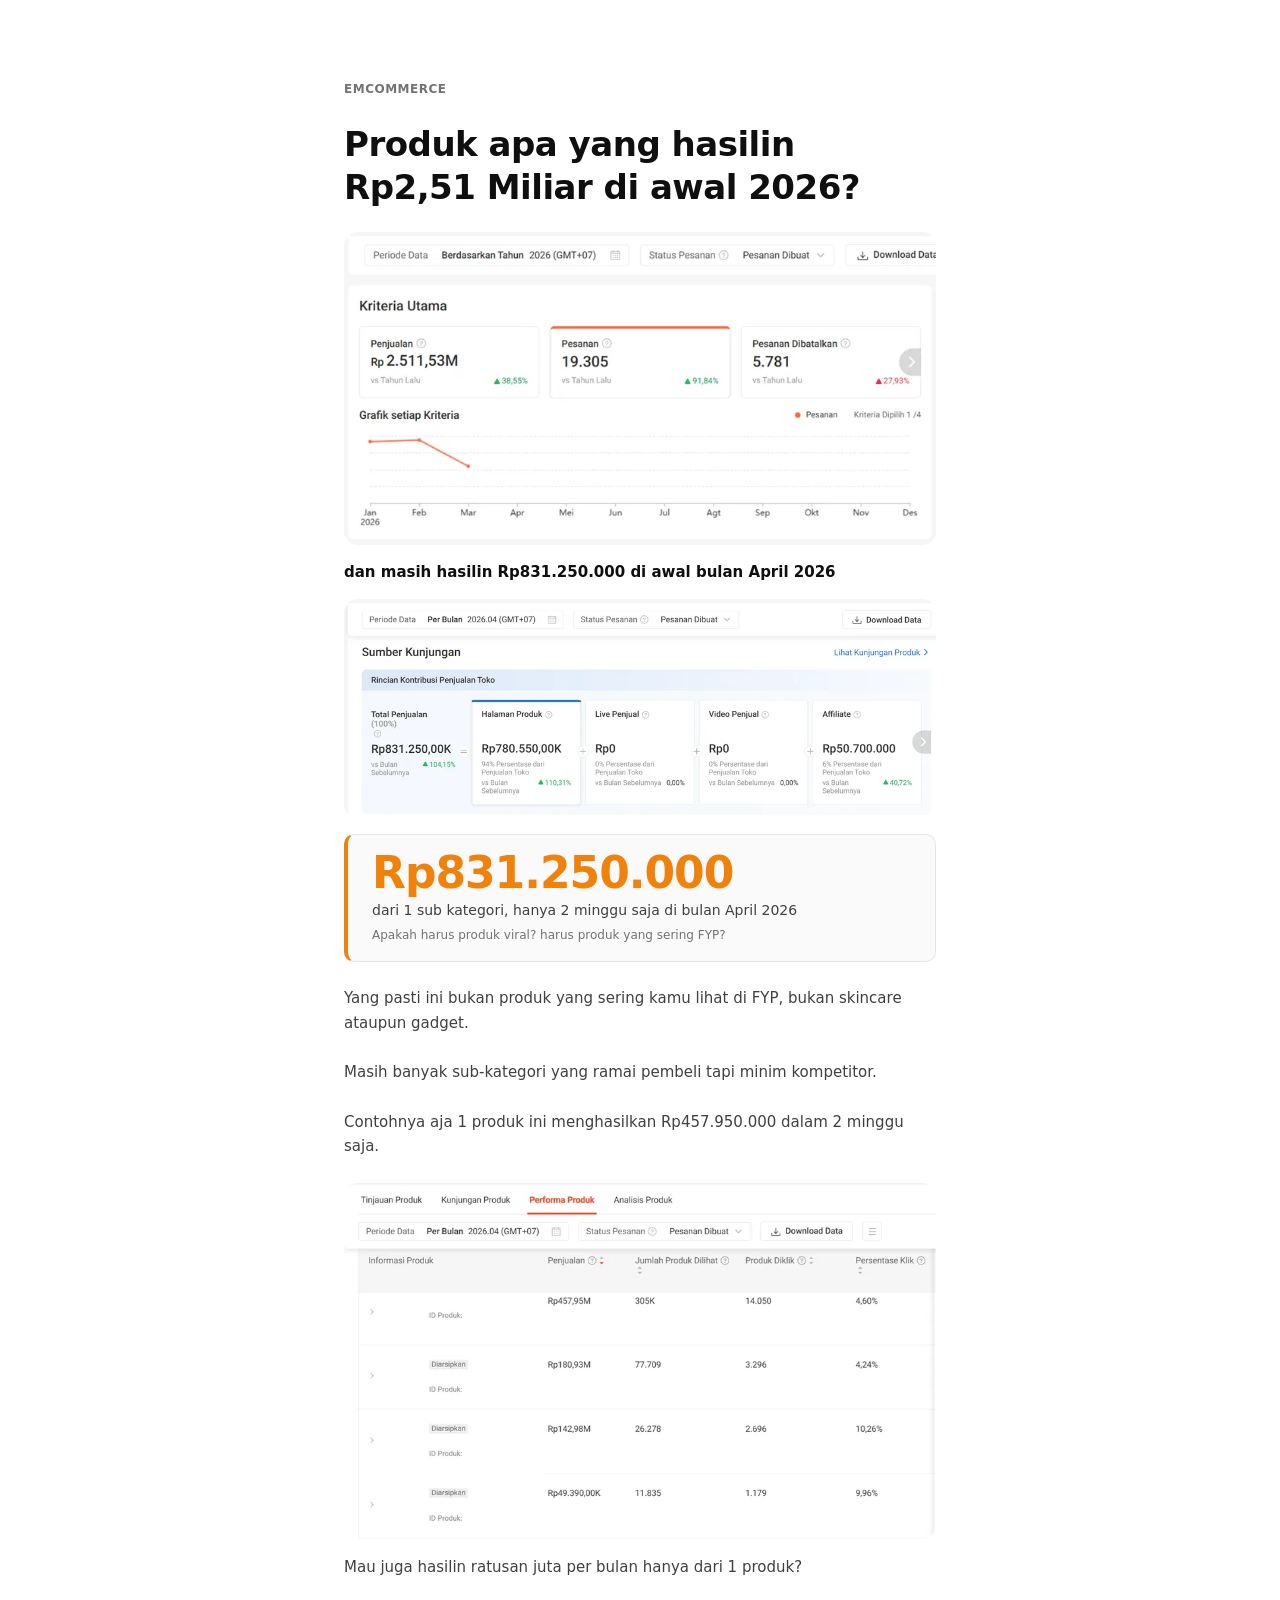
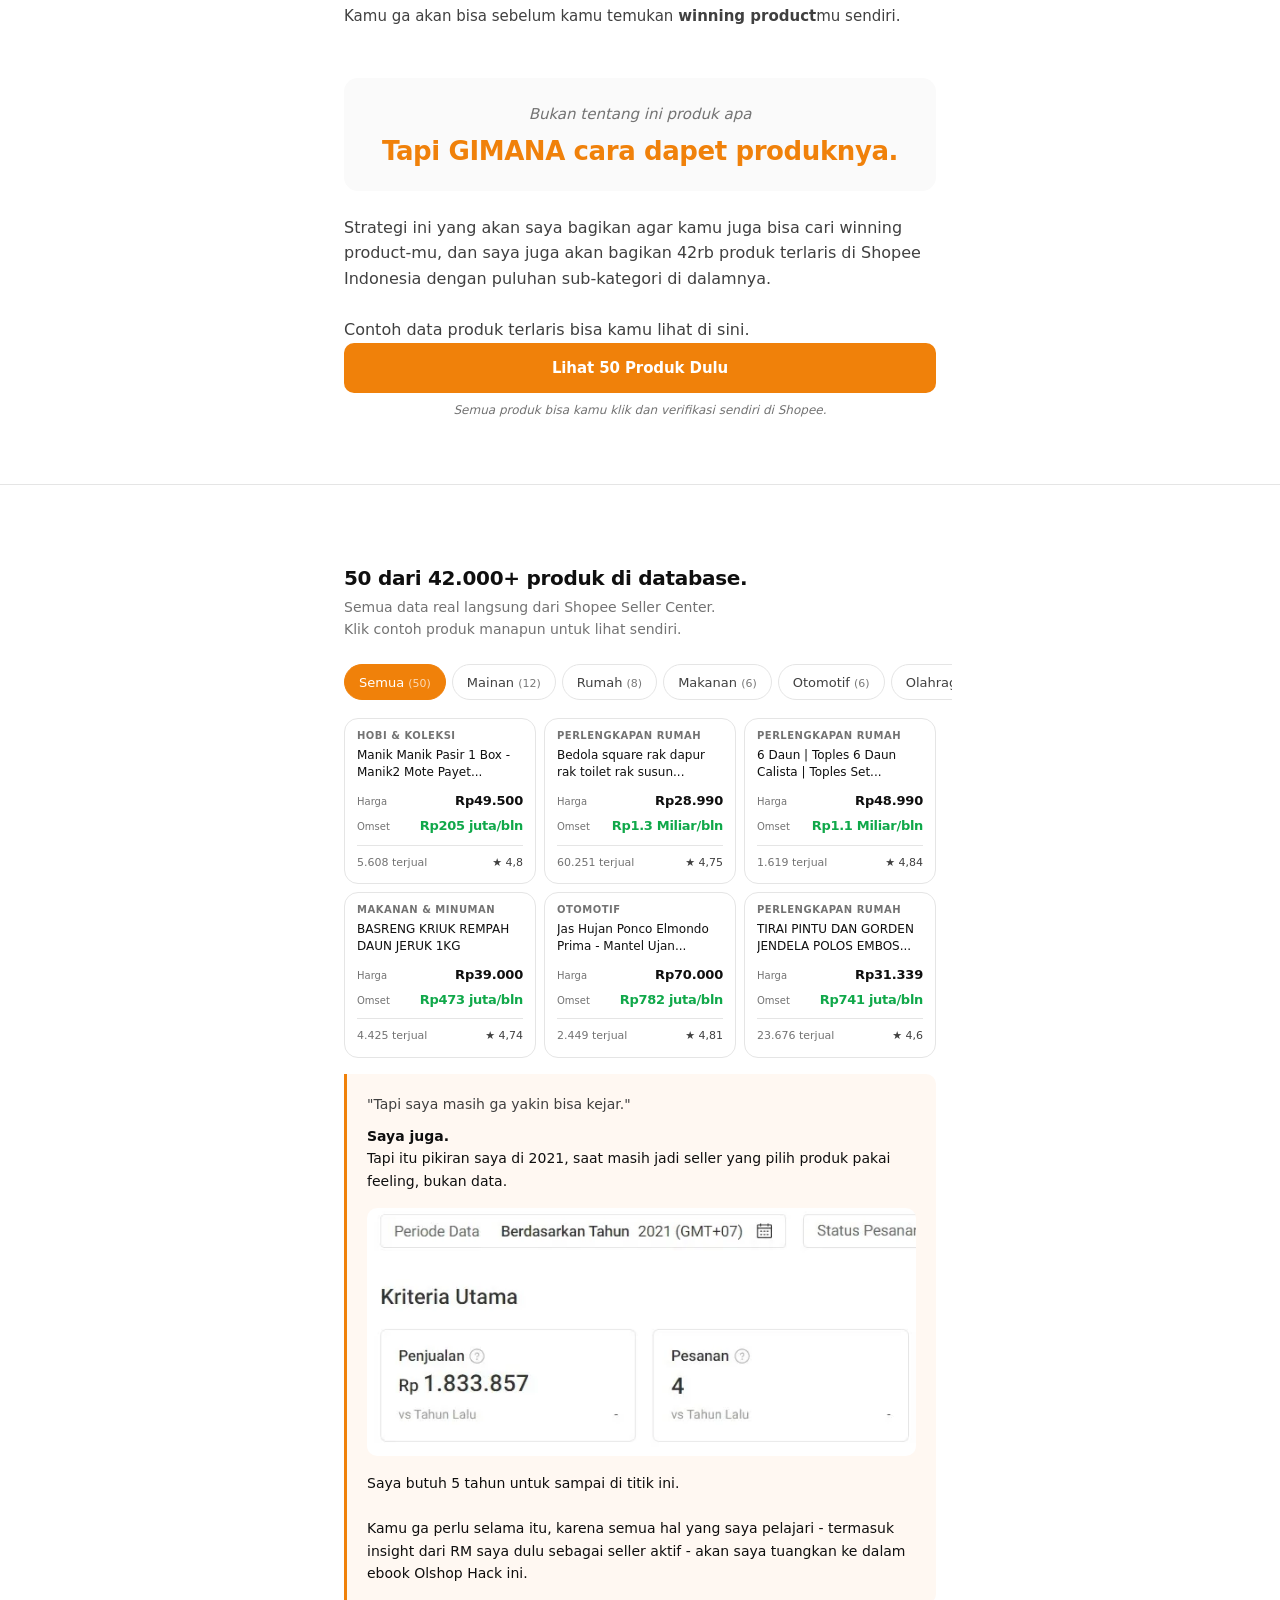
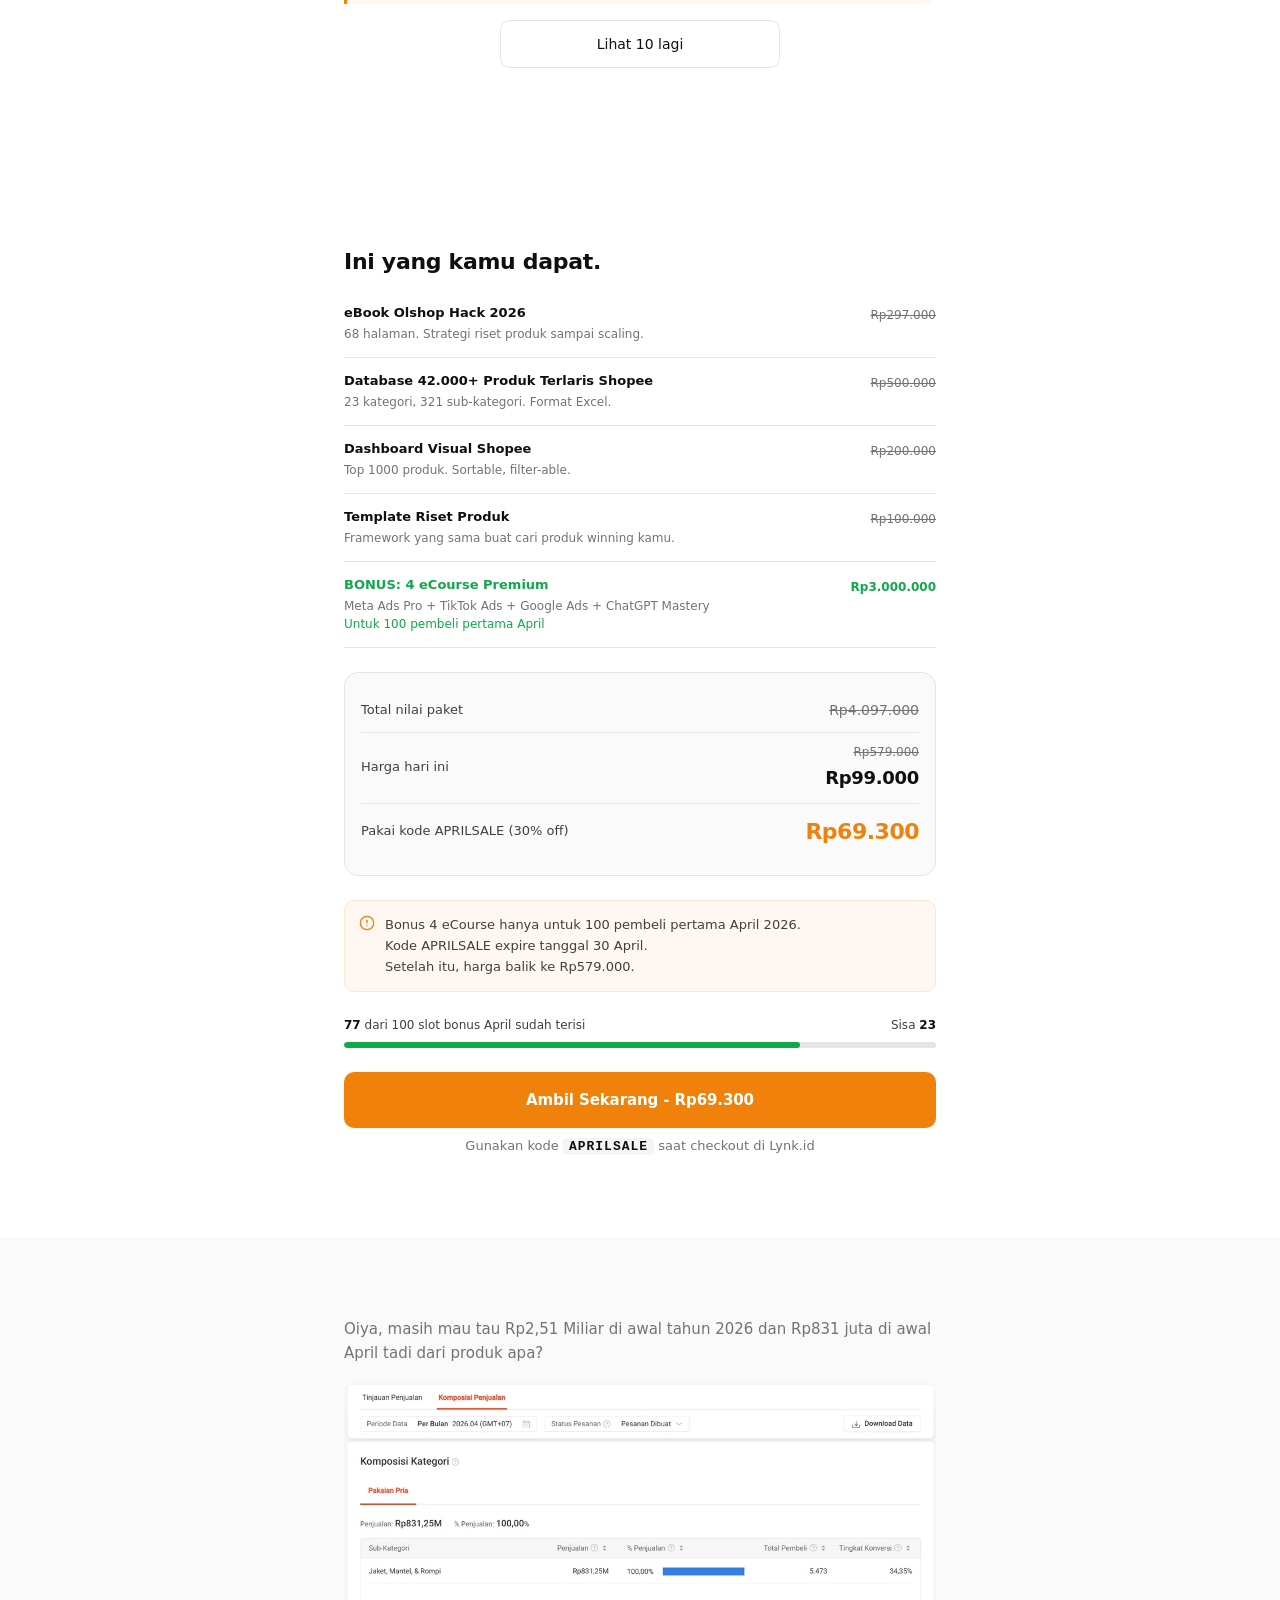
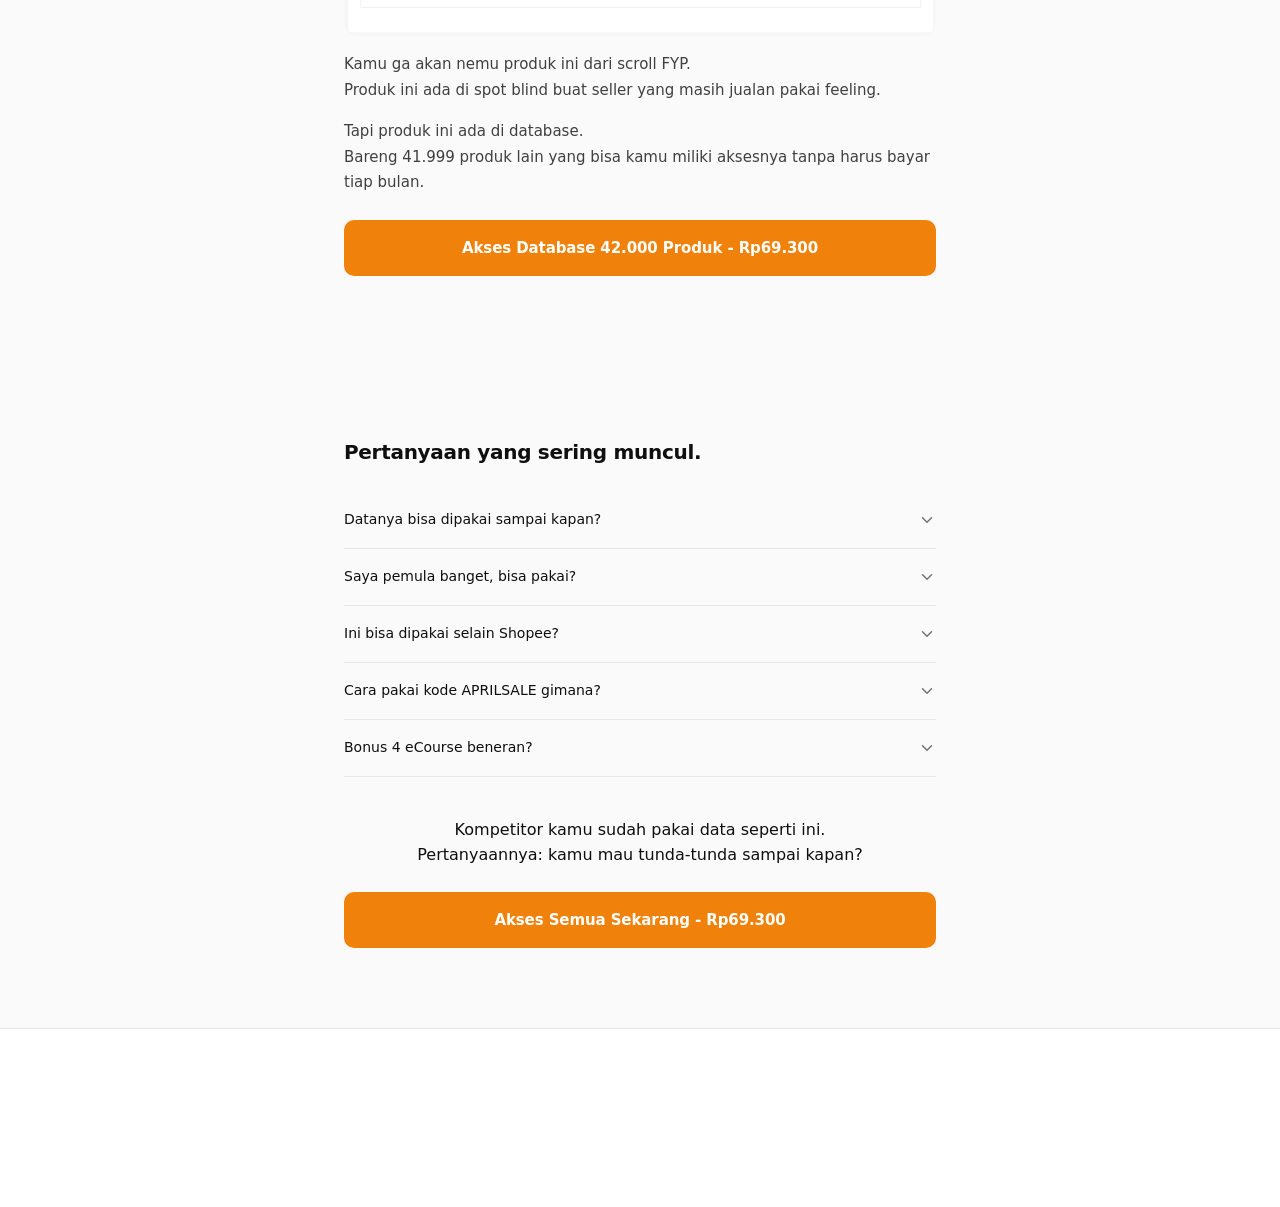
<file: lp-demo-v2/index.html>
<!DOCTYPE html>
<html lang="id">
<head>
  <meta charset="UTF-8">
  <meta name="viewport" content="width=device-width, initial-scale=1.0">
  <title>Olshop Hack 2026 - Data 42.000 Produk Terlaris Shopee</title>
  <meta name="description" content="Dalam 2 minggu pertama April 2026, 1 sub-kategori hasilin Rp831 juta. Lihat 50 produk nyata dari database 42.000 produk terlaris Shopee. Rp69.300 pakai kode APRILSALE.">

  <!-- Preload product data JSON -->
  <link rel="preload" href="./assets/products_data.json" as="fetch" crossorigin="anonymous">

  <!-- Critical inline CSS - hero renders instantly -->
  <style>
    :root{
      --color-neutral-900:#0f0f0f;
      --color-neutral-700:#404040;
      --color-neutral-500:#737373;
      --color-neutral-200:#e5e5e5;
      --color-neutral-100:#f5f5f5;
      --color-neutral-50:#fafafa;
      --color-white:#ffffff;
      --color-accent:#f0810a;
      --color-accent-dark:#c76908;
      --color-success:#10a84a;
      --space-xs:4px;
      --space-sm:8px;
      --space-md:16px;
      --space-lg:24px;
      --space-xl:40px;
      --space-2xl:64px;
      --font:system-ui,-apple-system,BlinkMacSystemFont,'Segoe UI',sans-serif;
      --radius-sm:6px;
      --radius-md:10px;
      --radius-lg:14px;
    }
    *,*::before,*::after{box-sizing:border-box;margin:0;padding:0}
    html{-webkit-text-size-adjust:100%;scroll-behavior:smooth}
    body{font-family:var(--font);font-size:16px;line-height:1.6;color:var(--color-neutral-700);background:var(--color-white);-webkit-font-smoothing:antialiased;overflow-x:hidden}
    a{color:inherit;text-decoration:none}
    button{font-family:var(--font);cursor:pointer;border:none;background:none}
    img{max-width:100%;height:auto;display:block}

    /* Container */
    .container{max-width:480px;margin:0 auto;padding:0 var(--space-md)}
    @media(min-width:769px){.container{max-width:640px;padding:0 var(--space-lg)}}

    /* Sticky nav */
    #stickyNav{position:fixed;top:0;left:0;right:0;z-index:100;background:rgba(255,255,255,0.96);backdrop-filter:blur(8px);-webkit-backdrop-filter:blur(8px);border-bottom:1px solid var(--color-neutral-200);padding:10px var(--space-md);display:flex;align-items:center;justify-content:space-between;transform:translateY(-100%);transition:transform 0.2s ease}
    #stickyNav.visible{transform:translateY(0)}
    .nav-logo{font-size:13px;font-weight:700;letter-spacing:-0.2px;color:var(--color-neutral-900)}
    #navCta{background:var(--color-accent);color:var(--color-white);font-size:12px;font-weight:600;padding:8px 14px;border-radius:var(--radius-sm);letter-spacing:-0.1px}
    #navCta:focus-visible{outline:2px solid var(--color-accent);outline-offset:2px}

    /* Hero */
    .hero{padding:52px 0 48px;border-bottom:1px solid var(--color-neutral-200)}
    .hero__logo{font-size:12px;font-weight:700;letter-spacing:0.5px;text-transform:uppercase;color:var(--color-neutral-500);margin-bottom:var(--space-lg);display:block}
    .hero__headline{font-size:26px;font-weight:700;line-height:1.25;letter-spacing:-0.5px;color:var(--color-neutral-900);margin-bottom:var(--space-lg)}
    @media(min-width:769px){.hero__headline{font-size:34px}}

    /* Proof callout box */
    .hero__proof{border:1px solid var(--color-neutral-200);border-left:4px solid var(--color-accent);border-radius:var(--radius-md);padding:var(--space-md) var(--space-lg);margin-bottom:var(--space-lg);background:var(--color-neutral-50)}
    .hero__proof-number{font-size:36px;font-weight:700;letter-spacing:-1px;color:var(--color-accent);line-height:1;display:block;margin-bottom:4px}
    @media(min-width:769px){.hero__proof-number{font-size:44px}}
    .hero__proof-sub{font-size:14px;color:var(--color-neutral-700);font-weight:500;margin-bottom:4px}
    .hero__proof-tag{font-size:12px;color:var(--color-neutral-500)}

    /* Sub-copy */
    .hero__subcopy{font-size:15px;line-height:1.65;color:var(--color-neutral-700);margin-bottom:var(--space-lg)}

    /* Buttons */
    .btn{display:block;width:100%;padding:16px 20px;border-radius:var(--radius-md);font-size:15px;font-weight:600;text-align:center;transition:opacity 0.15s ease,transform 0.1s ease;letter-spacing:-0.1px;cursor:pointer}
    .btn:active{transform:scale(0.98);opacity:0.9}
    .btn:focus-visible{outline:2px solid var(--color-accent);outline-offset:2px}
    .btn--primary{background:var(--color-accent);color:var(--color-white);border:none}
    .btn--primary:hover{background:var(--color-accent-dark)}

    /* Micro nudge */
    .hero__nudge{font-size:12px;color:var(--color-neutral-500);text-align:center;display:block;margin-top:var(--space-sm);font-style:italic}

    /* Screenshots */
    .hero__screenshot{width:100%;border-radius:var(--radius-lg);margin-bottom:var(--space-md)}
    .hero__screenshot-caption{font-size:15px;font-weight:600;color:var(--color-neutral-900);line-height:1.5;margin-bottom:var(--space-md);display:block}
    .objection-card__screenshot{width:100%;border-radius:var(--radius-md);margin:var(--space-md) 0}

    /* Section base */
    .section{padding:var(--space-2xl) 0}
    .section--alt{background:var(--color-neutral-50)}

    /* content-visibility for below-fold sections */
    .footer{content-visibility:auto;contain-intrinsic-size:auto 180px}

    /* card-hidden used by JS */
    .card-hidden{display:none!important}
    /* Contrast statement block */
    .contrast-statement{margin:var(--space-lg) 0;padding:var(--space-lg);background:var(--color-neutral-50);border-radius:var(--radius-lg);text-align:center}
    .contrast-statement__problem{font-size:15px;color:var(--color-neutral-500);margin-bottom:10px;font-style:italic}
    .contrast-statement__problem em{font-style:normal}
    .contrast-statement__solution{font-size:22px;font-weight:700;color:var(--color-accent);letter-spacing:-0.4px;line-height:1.2}
    @media(min-width:769px){.contrast-statement__solution{font-size:26px}}
  </style>

  <!-- Meta Pixel - fires after window.load so it does not block LCP -->
  <script>
    window.addEventListener('load', function() {
      !function(f,b,e,v,n,t,s){if(f.fbq)return;n=f.fbq=function(){n.callMethod?n.callMethod.apply(n,arguments):n.queue.push(arguments)};if(!f._fbq)f._fbq=n;n.push=n;n.loaded=!0;n.version='2.0';n.queue=[];t=b.createElement(e);t.async=!0;t.src=v;s=b.getElementsByTagName(e)[0];s.parentNode.insertBefore(t,s)}(window,document,'script','https://connect.facebook.net/en_US/fbevents.js');
      fbq('init','2177371456363308');
      fbq('track','PageView');
    });
  </script>
  <noscript><img height="1" width="1" style="display:none" src="https://www.facebook.com/tr?id=2177371456363308&ev=PageView&noscript=1" alt=""></noscript>
</head>
<body>

<!-- ===== STICKY NAV ===== -->
<nav id="stickyNav" aria-label="Navigasi utama">
  <span class="nav-logo">emCommerce</span>
  <a href="https://lynk.id/emcommerce/BORXZyd" id="navCta" role="button">Ambil - Rp69.300</a>
</nav>

<!-- ===== SECTION 1: HERO ===== -->
<section class="hero" aria-label="Hero">
  <div class="container">
    <span class="hero__logo">emCommerce</span>

    <h1 class="hero__headline">
      Produk apa yang hasilin<br>Rp2,51 Miliar di awal 2026?
    </h1>

    <img src="/assets/img/MTD_21_Apr.webp" alt="Dashboard Shopee YTD 2026 Rp2.51 Miliar" class="hero__screenshot" loading="eager" fetchpriority="high" width="780" height="412">

    <p class="hero__screenshot-caption">dan masih hasilin Rp831.250.000 di awal bulan April 2026</p>

    <img src="/assets/img/Sumber_kunjungan_April.webp" alt="Sumber kunjungan penjualan April 2026" class="hero__screenshot" loading="eager" width="1017" height="376">

    <!-- Proof callout box -->
    <div class="hero__proof" aria-label="Bukti omzet">
      <span class="hero__proof-number">Rp831.250.000</span>
      <p class="hero__proof-sub">dari 1 sub kategori, hanya 2 minggu saja di bulan April 2026</p>
      <p class="hero__proof-tag">Apakah harus produk viral? harus produk yang sering FYP?</p>
    </div>

    <p class="hero__subcopy">
      Yang pasti ini bukan produk yang sering kamu lihat di FYP, bukan skincare ataupun gadget.<br><br>
      Masih banyak sub-kategori yang ramai pembeli tapi minim kompetitor.<br><br>
      Contohnya aja 1 produk ini menghasilkan Rp457.950.000 dalam 2 minggu saja.
    </p>

    <img src="/assets/img/Produk_list_April.webp" alt="Performa produk April 2026" class="hero__screenshot" loading="lazy" width="879" height="528">

    <p class="hero__subcopy">
      Mau juga hasilin ratusan juta per bulan hanya dari 1 produk?<br><br>
      Kamu ga akan bisa sebelum kamu temukan <strong>winning product</strong>mu sendiri.<br><br>
      <div class="contrast-statement">
        <p class="contrast-statement__problem">Bukan tentang ini produk apa</p>
        <p class="contrast-statement__solution">Tapi GIMANA cara dapet produknya.</p>
      </div>
      Strategi ini yang akan saya bagikan agar kamu juga bisa cari winning product-mu, dan saya juga akan bagikan 42rb produk terlaris di Shopee Indonesia dengan puluhan sub-kategori di dalamnya.<br><br>
      Contoh data produk terlaris bisa kamu lihat di sini.
    </p>

    <button type="button" class="btn btn--primary" id="heroCta" aria-label="Scroll ke demo produk">
      Lihat 50 Produk Dulu
    </button>
    <span class="hero__nudge">Semua produk bisa kamu klik dan verifikasi sendiri di Shopee.</span>
  </div>
</section>

<!-- ===== SECTION 2: DEMO + OBJECTION WOVEN ===== -->
<section class="section" id="gridSection" aria-label="50 Hidden Gems">
  <div class="container">

    <!-- Intro copy -->
    <div class="demo-intro">
      <h2 class="demo-intro__title">50 dari 42.000+ produk di database.</h2>
      <p class="demo-intro__sub">Semua data real langsung dari Shopee Seller Center.<br>Klik contoh produk manapun untuk lihat sendiri.</p>
    </div>

    <!-- Category filter chips -->
    <div class="chips-scroll" role="navigation" aria-label="Filter kategori">
      <div class="chips-row">
        <button class="chip active" data-cat="semua" aria-pressed="true">Semua <span class="chip__count">(50)</span></button>
        <button class="chip" data-cat="mainan" aria-pressed="false">Mainan <span class="chip__count">(12)</span></button>
        <button class="chip" data-cat="rumah" aria-pressed="false">Rumah <span class="chip__count">(8)</span></button>
        <button class="chip" data-cat="makanan" aria-pressed="false">Makanan <span class="chip__count">(6)</span></button>
        <button class="chip" data-cat="otomotif" aria-pressed="false">Otomotif <span class="chip__count">(6)</span></button>
        <button class="chip" data-cat="olahraga" aria-pressed="false">Olahraga <span class="chip__count">(4)</span></button>
        <button class="chip" data-cat="muslim" aria-pressed="false">Muslim <span class="chip__count">(4)</span></button>
        <button class="chip" data-cat="fashion" aria-pressed="false">Fashion <span class="chip__count">(4)</span></button>
        <button class="chip" data-cat="alat-tulis" aria-pressed="false">Alat Tulis <span class="chip__count">(3)</span></button>
        <button class="chip" data-cat="kesehatan" aria-pressed="false">Kesehatan <span class="chip__count">(3)</span></button>
      </div>
    </div>

    <!-- Product grid -->
    <div class="product-grid" id="productGrid" aria-label="Daftar produk"></div>

    <!-- Objection card #1 - appears after tier 1 (6 cards) -->
    <div class="objection-card" id="objection1" aria-label="Bantahan keberatan 1">
      <p class="objection-card__thought">"Tapi saya masih ga yakin bisa kejar."</p>
      <p class="objection-card__rebuttal"><strong>Saya juga.</strong><br>
      Tapi itu pikiran saya di 2021, saat masih jadi seller yang pilih produk pakai feeling, bukan data.</p>
      <img src="/assets/img/2021.webp" alt="Dashboard Shopee 2021" class="objection-card__screenshot" loading="lazy" width="800" height="450">
      <p class="objection-card__rebuttal" style="margin-top:12px">Saya butuh 5 tahun untuk sampai di titik ini.<br><br>
      Kamu ga perlu selama itu, karena semua hal yang saya pelajari - termasuk insight dari RM saya dulu sebagai seller aktif - akan saya tuangkan ke dalam ebook Olshop Hack ini.</p>
    </div>

    <!-- Load more button (tier 1 -> 16) -->
    <button type="button" class="btn-load-more" id="loadMoreBtn" aria-label="Lihat lebih banyak produk">Lihat 10 lagi</button>

    <!-- Objection card #2 - appears after tier 2 (16 cards) -->
    <div class="objection-card" id="objection2" aria-label="Bantahan keberatan 2">
      <p class="objection-card__thought">"Jualan online butuh modal gede dong?"</p>
      <p class="objection-card__rebuttal"><strong>Produk di atas ini harga termurahnya Rp4.988</strong> (Clay Mainan Anak) dan Rp7.999 (Bricks Nano Block).<br>
      Modal awal Shopee bisa mulai dari Rp200 ribu. Yang mahal itu salah pilih produk, bukan modalnya.</p>
    </div>

    <!-- Objection card #3 - appears after tier 3 (30 cards) -->
    <div class="objection-card" id="objection3" aria-label="Bantahan keberatan 3">
      <p class="objection-card__thought">"Saya newbie, pasti ribet dan ga bakal ngerti."</p>
      <p class="objection-card__rebuttal"><strong>Data di atas formatnya Excel.</strong> Bisa di-sort, di-filter sesuai kota dan kategori kamu.<br>
      eBook 68 halaman jelasin step-by-step dari nol. Ribet itu kalau kamu mulai tanpa panduan.</p>
    </div>

    <!-- Paywall teaser - appears after all 50 shown -->
    <div class="paywall" id="paywallBlock" aria-label="Akses penuh database">
      <div class="paywall__inner">
        <div class="paywall__lock" aria-hidden="true">
          <svg width="28" height="28" viewBox="0 0 24 24" fill="none" stroke="currentColor" stroke-width="2" stroke-linecap="round" stroke-linejoin="round"><rect x="3" y="11" width="18" height="11" rx="2"/><path d="M7 11V7a5 5 0 0 1 10 0v4"/></svg>
        </div>
        <p class="paywall__count">41.950 produk lagi terkunci</p>
        <p class="paywall__sub">Semua kategori. Semua sub-kategori.<br>Semua data omzet, toko, lokasi.</p>
        <a href="https://lynk.id/emcommerce/BORXZyd" class="btn btn--primary" id="paywallCta" role="button">Unlock Semua - Rp69.300</a>
        <p class="paywall__code">Pakai kode <strong>APRILSALE</strong></p>
      </div>
    </div>

  </div>
</section>

<!-- ===== SECTION 4: VALUE STACK + PRICE ===== -->
<section class="section" aria-label="Nilai dan harga">
  <div class="container">

    <h2 class="value__title">Ini yang kamu dapat.</h2>

    <ul class="value-list" aria-label="Daftar isi paket">
      <li class="value-item">
        <div class="value-item__info">
          <p class="value-item__name">eBook Olshop Hack 2026</p>
          <p class="value-item__desc">68 halaman. Strategi riset produk sampai scaling.</p>
        </div>
        <span class="value-item__price">Rp297.000</span>
      </li>
      <li class="value-item">
        <div class="value-item__info">
          <p class="value-item__name">Database 42.000+ Produk Terlaris Shopee</p>
          <p class="value-item__desc">23 kategori, 321 sub-kategori. Format Excel.</p>
        </div>
        <span class="value-item__price">Rp500.000</span>
      </li>
      <li class="value-item">
        <div class="value-item__info">
          <p class="value-item__name">Dashboard Visual Shopee</p>
          <p class="value-item__desc">Top 1000 produk. Sortable, filter-able.</p>
        </div>
        <span class="value-item__price">Rp200.000</span>
      </li>
      <li class="value-item">
        <div class="value-item__info">
          <p class="value-item__name">Template Riset Produk</p>
          <p class="value-item__desc">Framework yang sama buat cari produk winning kamu.</p>
        </div>
        <span class="value-item__price">Rp100.000</span>
      </li>
      <li class="value-item value-item--bonus">
        <div class="value-item__info">
          <p class="value-item__name">BONUS: 4 eCourse Premium</p>
          <p class="value-item__desc">Meta Ads Pro + TikTok Ads + Google Ads + ChatGPT Mastery<br><em>Untuk 100 pembeli pertama April</em></p>
        </div>
        <span class="value-item__price value-item__price--bonus">Rp3.000.000</span>
      </li>
    </ul>

    <!-- Price block -->
    <div class="price-block" aria-label="Harga paket">
      <div class="price-block__row">
        <span class="price-block__label">Total nilai paket</span>
        <span class="price-block__total">Rp4.097.000</span>
      </div>
      <div class="price-block__divider"></div>
      <div class="price-block__row">
        <span class="price-block__label">Harga hari ini</span>
        <div class="price-block__prices">
          <span class="price-block__strike">Rp579.000</span>
          <span class="price-block__current">Rp99.000</span>
        </div>
      </div>
      <div class="price-block__divider"></div>
      <div class="price-block__row price-block__row--highlight">
        <span class="price-block__label">Pakai kode APRILSALE (30% off)</span>
        <span class="price-block__final">Rp69.300</span>
      </div>
    </div>

    <!-- Urgency -->
    <div class="urgency-box" aria-live="polite">
      <svg width="16" height="16" viewBox="0 0 24 24" fill="none" stroke="currentColor" stroke-width="2" stroke-linecap="round" stroke-linejoin="round" aria-hidden="true"><circle cx="12" cy="12" r="10"/><line x1="12" y1="8" x2="12" y2="12"/><line x1="12" y1="16" x2="12.01" y2="16"/></svg>
      <p>Bonus 4 eCourse hanya untuk 100 pembeli pertama April 2026.<br>
      Kode APRILSALE expire tanggal 30 April.<br>
      Setelah itu, harga balik ke Rp579.000.</p>
    </div>

    <!-- Progress bar -->
    <div class="progress-wrap" aria-label="Sisa slot bonus">
      <div class="progress-label">
        <span><strong>77</strong> dari 100 slot bonus April sudah terisi</span>
        <span>Sisa <strong>23</strong></span>
      </div>
      <div class="progress-bar" role="progressbar" aria-valuenow="77" aria-valuemin="0" aria-valuemax="100">
        <div class="progress-fill"></div>
      </div>
    </div>

    <a href="https://lynk.id/emcommerce/BORXZyd" class="btn btn--primary" id="valueCta" role="button">
      Ambil Sekarang - Rp69.300
    </a>
    <p class="promo-hint">Gunakan kode <strong>APRILSALE</strong> saat checkout di Lynk.id</p>
  </div>
</section>

<!-- ===== SECTION 3: REVEAL (dipindah) ===== -->
<section class="section section--alt" id="revealSection" aria-label="Reveal kategori">
  <div class="container">

    <p class="reveal__callback">Oiya, masih mau tau Rp2,51 Miliar di awal tahun 2026 dan Rp831 juta di awal April tadi dari produk apa?</p>

    <img src="/assets/img/Produk_April.webp" alt="Komposisi penjualan produk April 2026" class="hero__screenshot" loading="lazy" width="879" height="528">

    <!-- Insight pivot -->
    <div class="reveal__insight">
      <p>Kamu ga akan nemu produk ini dari scroll FYP.<br>
      Produk ini ada di spot blind buat seller yang masih jualan pakai feeling.</p>
      <p>Tapi produk ini ada di database.<br>
      Bareng 41.999 produk lain yang bisa kamu miliki aksesnya tanpa harus bayar tiap bulan.</p>
    </div>

    <a href="https://lynk.id/emcommerce/BORXZyd" class="btn btn--primary" id="revealCta" role="button">
      Akses Database 42.000 Produk - Rp69.300
    </a>

  </div>
</section>

<!-- ===== SECTION 5: FAQ + FINAL CTA ===== -->
<section class="section section--alt" aria-label="FAQ">
  <div class="container">

    <h2 class="faq__title">Pertanyaan yang sering muncul.</h2>

    <div class="faq-item">
      <button class="faq-q" aria-expanded="false">
        Datanya bisa dipakai sampai kapan?
        <svg class="faq-chevron" viewBox="0 0 24 24" fill="none" stroke="currentColor" stroke-width="2" stroke-linecap="round" stroke-linejoin="round" aria-hidden="true"><polyline points="6 9 12 15 18 9"/></svg>
      </button>
      <div class="faq-a">Akses selamanya. Sekali beli, file-nya jadi milik kamu. Update database akan dikirim berkala (gratis untuk buyer).</div>
    </div>

    <div class="faq-item">
      <button class="faq-q" aria-expanded="false">
        Saya pemula banget, bisa pakai?
        <svg class="faq-chevron" viewBox="0 0 24 24" fill="none" stroke="currentColor" stroke-width="2" stroke-linecap="round" stroke-linejoin="round" aria-hidden="true"><polyline points="6 9 12 15 18 9"/></svg>
      </button>
      <div class="faq-a">Bisa. eBook jelasin step-by-step dari nol. Kalau kamu bisa buka Excel, kamu bisa pakai database-nya.</div>
    </div>

    <div class="faq-item">
      <button class="faq-q" aria-expanded="false">
        Ini bisa dipakai selain Shopee?
        <svg class="faq-chevron" viewBox="0 0 24 24" fill="none" stroke="currentColor" stroke-width="2" stroke-linecap="round" stroke-linejoin="round" aria-hidden="true"><polyline points="6 9 12 15 18 9"/></svg>
      </button>
      <div class="faq-a">Frameworknya universal. Data spesifik Shopee, tapi cara analisa-nya bisa dipakai untuk Tokopedia, Lazada, TikTok Shop.</div>
    </div>

    <div class="faq-item">
      <button class="faq-q" aria-expanded="false">
        Cara pakai kode APRILSALE gimana?
        <svg class="faq-chevron" viewBox="0 0 24 24" fill="none" stroke="currentColor" stroke-width="2" stroke-linecap="round" stroke-linejoin="round" aria-hidden="true"><polyline points="6 9 12 15 18 9"/></svg>
      </button>
      <div class="faq-a">Klik tombol Ambil Sekarang di atas. Di halaman Lynk.id, masukkan kode APRILSALE di field voucher. Harga langsung turun 30% jadi Rp69.300.</div>
    </div>

    <div class="faq-item">
      <button class="faq-q" aria-expanded="false">
        Bonus 4 eCourse beneran?
        <svg class="faq-chevron" viewBox="0 0 24 24" fill="none" stroke="currentColor" stroke-width="2" stroke-linecap="round" stroke-linejoin="round" aria-hidden="true"><polyline points="6 9 12 15 18 9"/></svg>
      </button>
      <div class="faq-a">Beneran. Dikirim otomatis ke email bareng file utama. Gratis untuk 100 pembeli pertama di April 2026. Setelah itu bonus dihilangkan.</div>
    </div>

    <!-- Final push -->
    <div class="final-push">
      <p>Kompetitor kamu sudah pakai data seperti ini.<br>
      Pertanyaannya: kamu mau tunda-tunda sampai kapan?</p>
    </div>

    <a href="https://lynk.id/emcommerce/BORXZyd" class="btn btn--primary" id="finalCta" role="button">
      Akses Semua Sekarang - Rp69.300
    </a>

  </div>
</section>

<!-- ===== FOOTER ===== -->
<footer class="footer" aria-label="Footer">
  <div class="container">
    <p class="footer__logo">emCommerce</p>
    <p class="footer__copy">emCommerce &copy; 2026</p>
    <p class="footer__email"><a href="mailto:halo@emcommerce.online">halo@emcommerce.online</a></p>
    <p class="footer__links">
      <a href="#">Kebijakan Privasi</a>
      <span aria-hidden="true"> | </span>
      <a href="#">Syarat &amp; Ketentuan</a>
    </p>
  </div>
</footer>

<!-- ===== EXIT-INTENT POPUP ===== -->
<div id="promoOverlay" class="promo-overlay" aria-hidden="true" role="dialog" aria-modal="true" aria-label="Penawaran diskon">
  <div class="promo-sheet">
    <button id="promoClose" class="promo-close-btn" aria-label="Tutup popup">
      <svg width="14" height="14" viewBox="0 0 14 14" fill="none" stroke="currentColor" stroke-width="2" stroke-linecap="round" aria-hidden="true"><line x1="1" y1="1" x2="13" y2="13"/><line x1="13" y1="1" x2="1" y2="13"/></svg>
    </button>
    <span class="promo-badge">SPECIAL OFFER</span>
    <p class="promo-title">Diskon 30%</p>
    <p class="promo-body">Pakai kode promo ini saat checkout:</p>
    <div class="promo-code-box" id="promoCodeBox">
      <span class="promo-code-text">APRILSALE</span>
    </div>
    <button id="promoCopyBtn" class="promo-copy-btn">Salin Kode</button>
    <p class="promo-footnote">Berlaku untuk pembelian bulan April 2026.</p>
  </div>
</div>

<style>.demo-intro{margin-bottom:var(--space-lg)}.demo-intro__title{font-size:20px;font-weight:700;color:var(--color-neutral-900);letter-spacing:-.3px;line-height:1.3;margin-bottom:6px}.demo-intro__sub{font-size:14px;color:var(--color-neutral-500);line-height:1.55}.chips-scroll{overflow-x:auto;-webkit-overflow-scrolling:touch;scrollbar-width:none;margin:0 -16px;padding:0 16px;margin-bottom:var(--space-md)}.chips-scroll::-webkit-scrollbar{display:none}.chips-row{display:flex;gap:6px;padding-bottom:2px;width:max-content}.chip{font-size:13px;font-weight:500;padding:7px 14px;border-radius:99px;border:1px solid var(--color-neutral-200);background:var(--color-white);color:var(--color-neutral-700);white-space:nowrap;transition:background .15s,color .15s,border-color .15s;cursor:pointer;min-height:36px}.chip:focus-visible{outline:2px solid var(--color-accent);outline-offset:2px}.chip.active{background:var(--color-accent);color:var(--color-white);border-color:var(--color-accent)}.chip__count{font-size:11px;opacity:.7}.product-grid{display:grid;grid-template-columns:1fr 1fr;gap:8px;margin-bottom:var(--space-md)}@media(min-width:769px){.product-grid{grid-template-columns:repeat(3,1fr)}.product-card.expanded{grid-column:span 3}}.product-card{border:1px solid var(--color-neutral-200);border-radius:var(--radius-lg);padding:12px;background:var(--color-white);cursor:pointer;transition:border-color .15s ease;overflow:hidden}.product-card:active{border-color:rgba(0,0,0,.2)}.product-card.expanded{border-color:var(--color-accent);grid-column:span 2}.card-category{font-size:10px;font-weight:600;letter-spacing:.5px;text-transform:uppercase;color:var(--color-neutral-500);margin-bottom:6px;line-height:1}.card-name{font-size:12px;font-weight:500;line-height:1.4;margin-bottom:10px;color:var(--color-neutral-900);display:-webkit-box;-webkit-line-clamp:2;-webkit-box-orient:vertical;overflow:hidden}.product-card.expanded .card-name{-webkit-line-clamp:unset;overflow:visible}.card-price-row,.card-omset-row{display:flex;justify-content:space-between;align-items:baseline;margin-bottom:4px}.card-price-label,.card-omset-label{font-size:10px;color:var(--color-neutral-500);font-weight:500}.card-price{font-size:13px;font-weight:600;color:var(--color-neutral-900);letter-spacing:-.2px}.card-omset{font-size:13px;font-weight:700;color:var(--color-success);letter-spacing:-.3px}.card-footer{display:flex;justify-content:space-between;font-size:11px;color:var(--color-neutral-500);margin-top:8px;padding-top:8px;border-top:1px solid var(--color-neutral-200)}.card-footer-rating{font-weight:500;color:var(--color-neutral-700)}.card-expanded-content{max-height:0;overflow:hidden;transition:max-height .22s ease-out,opacity .2s ease;opacity:0}.product-card.expanded .card-expanded-content{max-height:400px;opacity:1}.card-detail-row{display:flex;justify-content:space-between;align-items:center;font-size:12px;color:var(--color-neutral-700);padding:10px 0 0;gap:8px}.card-detail-label{color:var(--color-neutral-500);font-size:11px;flex-shrink:0}.card-nudge{font-size:11px;color:var(--color-neutral-500);padding:10px 0 12px;border-bottom:1px solid var(--color-neutral-200)}.card-actions{display:flex;gap:8px;padding-top:12px}.card-btn-shopee{flex:1;padding:10px;background:var(--color-accent);color:var(--color-white);border-radius:var(--radius-sm);font-size:13px;font-weight:600;text-align:center;display:flex;align-items:center;justify-content:center;cursor:pointer;min-height:44px}.card-btn-shopee:focus-visible{outline:2px solid var(--color-accent);outline-offset:2px}.card-btn-close{padding:10px 14px;background:transparent;color:var(--color-neutral-700);border:1px solid var(--color-neutral-200);border-radius:var(--radius-sm);font-size:13px;font-weight:500;cursor:pointer;min-height:44px}.card-btn-close:focus-visible{outline:2px solid var(--color-accent);outline-offset:2px}.objection-card{display:none;background:#fff8f2;border-left:3px solid var(--color-accent);border-radius:0 var(--radius-md) var(--radius-md) 0;padding:20px;margin-bottom:var(--space-md)}.objection-card.visible{display:block}.objection-card__thought{font-size:14px;color:var(--color-neutral-700);margin-bottom:10px;line-height:1.5}.objection-card__rebuttal{font-size:14px;color:var(--color-neutral-900);line-height:1.6}.btn-load-more{display:block;width:100%;max-width:280px;margin:8px auto 16px;padding:14px 20px;background:transparent;color:var(--color-neutral-900);border:1px solid var(--color-neutral-200);border-radius:var(--radius-md);font-size:14px;font-weight:500;cursor:pointer;font-family:var(--font);transition:border-color .15s,background .15s;text-align:center;min-height:48px}.btn-load-more:hover{border-color:var(--color-neutral-900);background:var(--color-neutral-50)}.btn-load-more:focus-visible{outline:2px solid var(--color-accent);outline-offset:2px}.paywall{display:none;margin-top:var(--space-md);border:1px solid var(--color-neutral-200);border-radius:var(--radius-lg);overflow:hidden}.paywall.visible{display:block}.paywall__inner{padding:var(--space-xl) var(--space-lg);text-align:center}.paywall__lock{color:var(--color-neutral-500);margin-bottom:var(--space-md);display:flex;justify-content:center}.paywall__count{font-size:20px;font-weight:700;color:var(--color-neutral-900);letter-spacing:-.3px;margin-bottom:8px}.paywall__sub{font-size:14px;color:var(--color-neutral-500);margin-bottom:var(--space-lg);line-height:1.55}.paywall__code{font-size:13px;color:var(--color-neutral-500);margin-top:var(--space-sm)}.paywall__code strong{color:var(--color-neutral-900);background:var(--color-neutral-100);padding:2px 6px;border-radius:4px;font-family:monospace;letter-spacing:1px}.reveal__callback{font-size:15px;color:var(--color-neutral-500);margin-bottom:var(--space-md)}.reveal__answer{margin-bottom:var(--space-lg);text-align:center}.reveal__product{font-size:38px;font-weight:700;letter-spacing:-1px;color:var(--color-accent);line-height:1.1;margin-bottom:4px}.reveal__location{font-size:24px;font-weight:700;color:var(--color-neutral-900);letter-spacing:-.5px}@media(min-width:769px){.reveal__product{font-size:44px}.reveal__location{font-size:28px}}.reveal__data-table{border:1px solid var(--color-neutral-200);border-radius:var(--radius-lg);overflow:hidden;margin-bottom:var(--space-lg);background:var(--color-white)}.data-table__header{display:flex;justify-content:space-between;align-items:center;padding:10px 16px;background:var(--color-neutral-100);border-bottom:1px solid var(--color-neutral-200)}.data-table__label{font-size:11px;font-weight:600;letter-spacing:.5px;text-transform:uppercase;color:var(--color-neutral-500)}.data-table__period{font-size:11px;color:var(--color-neutral-500)}.data-table__row{display:flex;justify-content:space-between;align-items:center;padding:11px 16px;border-bottom:1px solid var(--color-neutral-100);gap:var(--space-md)}.data-table__row:last-child{border-bottom:none}.data-table__key{font-size:12px;color:var(--color-neutral-500);flex-shrink:0}.data-table__val{font-size:13px;font-weight:500;color:var(--color-neutral-900);text-align:right}.data-table__val--accent{color:var(--color-success);font-weight:700;font-size:15px}.reveal__breakdown{background:var(--color-neutral-50);border-radius:var(--radius-lg);padding:var(--space-lg);margin-bottom:var(--space-lg);text-align:center}.reveal__breakdown-intro{font-size:14px;color:var(--color-neutral-700);margin-bottom:var(--space-md);line-height:1.55}.reveal__breakdown-stat{margin-bottom:8px}.reveal__breakdown-number{display:block;font-size:32px;font-weight:700;letter-spacing:-1px;color:var(--color-success);line-height:1;margin-bottom:4px}.reveal__breakdown-period{font-size:13px;color:var(--color-neutral-500)}.reveal__breakdown-meta{font-size:13px;color:var(--color-neutral-700);line-height:1.5}.reveal__insight{font-size:15px;line-height:1.7;color:var(--color-neutral-700);margin-bottom:var(--space-lg)}.reveal__insight p+p{margin-top:var(--space-md)}.value__title{font-size:22px;font-weight:700;letter-spacing:-.3px;color:var(--color-neutral-900);margin-bottom:var(--space-lg)}.value-list{list-style:none;padding:0;margin-bottom:var(--space-lg)}.value-item{display:flex;justify-content:space-between;align-items:flex-start;padding:14px 0;border-bottom:1px solid var(--color-neutral-200);gap:var(--space-md)}.value-item:first-child{padding-top:0}.value-item__info{flex:1}.value-item__name{font-size:13px;font-weight:600;color:var(--color-neutral-900);margin-bottom:3px;line-height:1.4}.value-item__desc{font-size:12px;color:var(--color-neutral-500);line-height:1.5}.value-item__price{font-size:12px;color:var(--color-neutral-500);text-decoration:line-through;white-space:nowrap;flex-shrink:0;font-weight:500;padding-top:2px}.value-item--bonus .value-item__name{color:var(--color-success)}.value-item--bonus .value-item__desc em{color:var(--color-success);font-style:normal;font-weight:500}.value-item__price--bonus{text-decoration:none;color:var(--color-success);font-weight:700}.price-block{background:var(--color-neutral-50);border:1px solid var(--color-neutral-200);border-radius:var(--radius-lg);padding:var(--space-md);margin-bottom:var(--space-lg)}.price-block__row{display:flex;justify-content:space-between;align-items:center;padding:10px 0;gap:var(--space-md)}.price-block__label{font-size:13px;color:var(--color-neutral-700);flex:1}.price-block__total{font-size:14px;font-weight:500;color:var(--color-neutral-500);text-decoration:line-through}.price-block__prices{display:flex;flex-direction:column;align-items:flex-end;gap:2px}.price-block__strike{font-size:12px;text-decoration:line-through;color:var(--color-neutral-500)}.price-block__current{font-size:18px;font-weight:700;color:var(--color-neutral-900);letter-spacing:-.3px}.price-block__final{font-size:22px;font-weight:700;color:var(--color-accent);letter-spacing:-.5px}.price-block__divider{height:1px;background:var(--color-neutral-200)}.urgency-box{display:flex;gap:10px;align-items:flex-start;background:#fff8f2;border:1px solid #fde8cc;border-radius:var(--radius-md);padding:14px;margin-bottom:var(--space-lg);color:var(--color-accent)}.urgency-box p{font-size:13px;line-height:1.6;color:var(--color-neutral-700)}.progress-wrap{margin-bottom:var(--space-lg)}.progress-label{display:flex;justify-content:space-between;font-size:12px;color:var(--color-neutral-700);margin-bottom:6px}.progress-label strong{color:var(--color-neutral-900)}.progress-bar{height:6px;background:var(--color-neutral-200);border-radius:99px;overflow:hidden}.progress-fill{height:100%;width:77%;background:var(--color-success);border-radius:99px}.promo-hint{font-size:13px;color:var(--color-neutral-500);text-align:center;margin-top:var(--space-sm)}.promo-hint strong{color:var(--color-neutral-900);background:var(--color-neutral-100);padding:1px 6px;border-radius:4px;font-family:monospace;letter-spacing:1px}.faq__title{font-size:20px;font-weight:700;letter-spacing:-.3px;color:var(--color-neutral-900);margin-bottom:var(--space-lg)}.faq-item{border-bottom:1px solid var(--color-neutral-200)}.faq-q{display:flex;justify-content:space-between;align-items:center;padding:16px 0;gap:12px;font-size:14px;font-weight:500;color:var(--color-neutral-900);cursor:pointer;width:100%;text-align:left;background:none;border:none;line-height:1.4;min-height:56px}.faq-q:focus-visible{outline:2px solid var(--color-accent);outline-offset:2px}.faq-chevron{flex-shrink:0;width:18px;height:18px;transition:transform .2s ease;color:var(--color-neutral-500)}.faq-q[aria-expanded=true] .faq-chevron{transform:rotate(180deg)}.faq-a{font-size:14px;color:var(--color-neutral-700);line-height:1.6;max-height:0;overflow:hidden;transition:max-height .22s ease,padding .15s ease;padding-bottom:0}.faq-a.open{max-height:300px;padding-bottom:16px}.final-push{padding:var(--space-xl) 0 var(--space-lg);font-size:16px;line-height:1.6;color:var(--color-neutral-900);font-weight:500;text-align:center}.footer{padding:var(--space-xl) 0;border-top:1px solid var(--color-neutral-200);text-align:center;content-visibility:auto;contain-intrinsic-size:auto 180px}.footer__logo{font-size:15px;font-weight:700;letter-spacing:-.3px;color:var(--color-neutral-900);margin-bottom:6px}.footer__copy{font-size:12px;color:var(--color-neutral-500);margin-bottom:4px}.footer__email{font-size:12px;color:var(--color-neutral-700);margin-bottom:8px}.footer__links{font-size:12px;color:var(--color-neutral-500)}.footer__links a{color:var(--color-neutral-500);text-decoration:underline}.promo-overlay{position:fixed;inset:0;z-index:200;background:rgba(0,0,0,.6);display:flex;align-items:center;justify-content:center;padding:var(--space-lg);opacity:0;visibility:hidden;pointer-events:none;transition:opacity .2s ease,visibility 0s linear .2s}.promo-overlay.active{opacity:1;visibility:visible;pointer-events:all;transition:opacity .2s ease,visibility 0s}.promo-sheet{position:relative;background:var(--color-white);border-radius:20px;padding:32px 24px 28px;width:100%;max-width:360px;transform:scale(.95) translateY(8px);transition:transform .25s ease,opacity .25s ease;text-align:center}.promo-overlay.active .promo-sheet{transform:scale(1) translateY(0)}.promo-close-btn{position:absolute;top:14px;right:14px;width:32px;height:32px;display:flex;align-items:center;justify-content:center;background:var(--color-neutral-100);border-radius:99px;color:var(--color-neutral-700);cursor:pointer;border:none}.promo-close-btn:focus-visible{outline:2px solid var(--color-accent);outline-offset:2px}.promo-badge{display:inline-block;font-size:11px;font-weight:600;letter-spacing:.8px;text-transform:uppercase;background:var(--color-neutral-100);color:var(--color-neutral-700);border-radius:99px;padding:5px 14px;margin-bottom:var(--space-md)}.promo-title{font-size:32px;font-weight:700;letter-spacing:-.5px;color:var(--color-neutral-900);margin-bottom:8px;line-height:1.1}.promo-body{font-size:14px;color:var(--color-neutral-700);margin-bottom:14px;line-height:1.5}.promo-code-box{background:var(--color-neutral-50);border:2px dashed var(--color-neutral-200);border-radius:var(--radius-md);padding:16px;text-align:center;margin-bottom:14px;user-select:all}.promo-code-text{font-size:28px;font-weight:700;letter-spacing:3px;color:var(--color-neutral-900);display:block;font-family:monospace}.promo-copy-btn{width:100%;padding:14px;background:var(--color-accent);color:var(--color-white);border-radius:var(--radius-md);font-size:15px;font-weight:600;cursor:pointer;border:none;font-family:var(--font);margin-bottom:10px;transition:background .15s}.promo-copy-btn:hover{background:var(--color-accent-dark)}.promo-copy-btn:focus-visible{outline:2px solid var(--color-accent);outline-offset:2px}.promo-copy-btn:active{transform:scale(.98)}.promo-footnote{font-size:12px;color:var(--color-neutral-500);margin:0}@media(min-width:769px){.hero{padding:80px 0 64px}.section{padding:80px 0}.product-grid{grid-template-columns:repeat(3,1fr)}.product-card.expanded{grid-column:span 3}.reveal__product{font-size:48px}.reveal__location{font-size:30px}}</style>

<!-- Deferred JS -->
<script src="./assets/script.js" defer></script>

</body>
</html>
</file>
